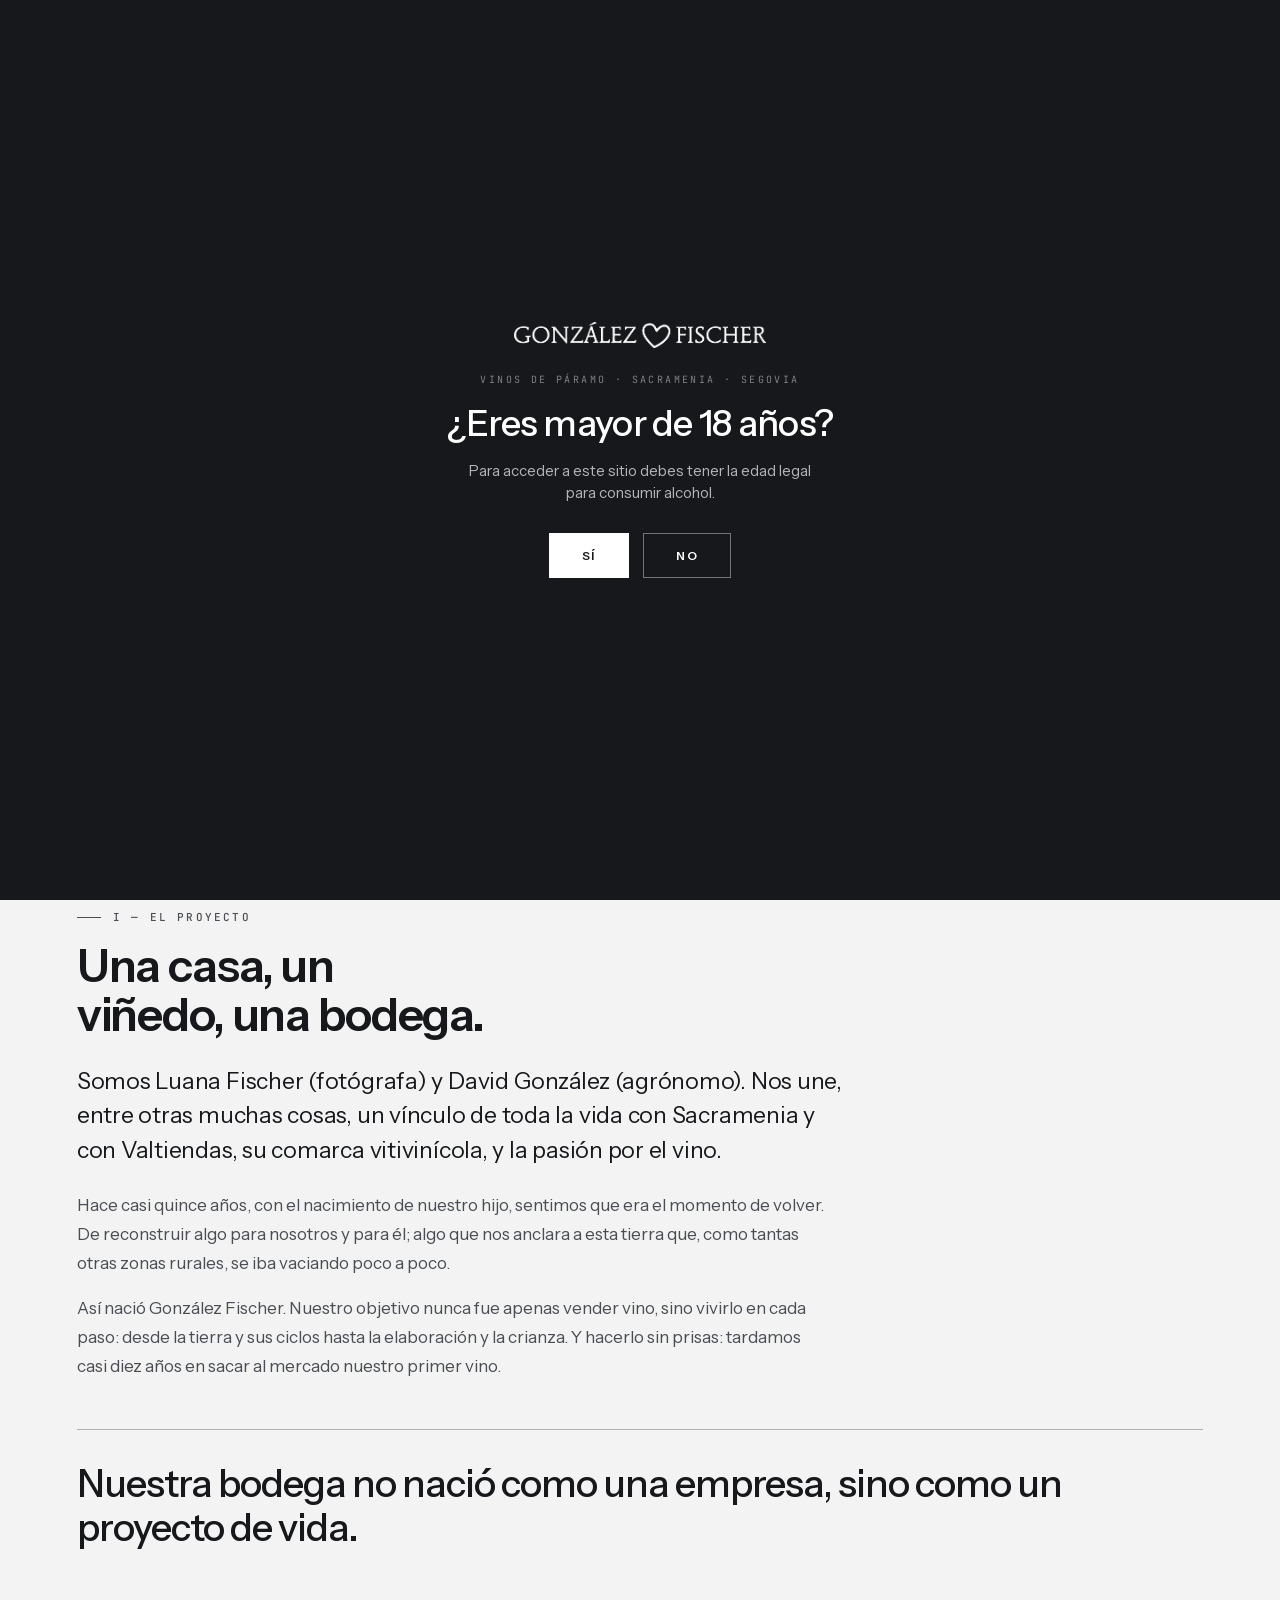
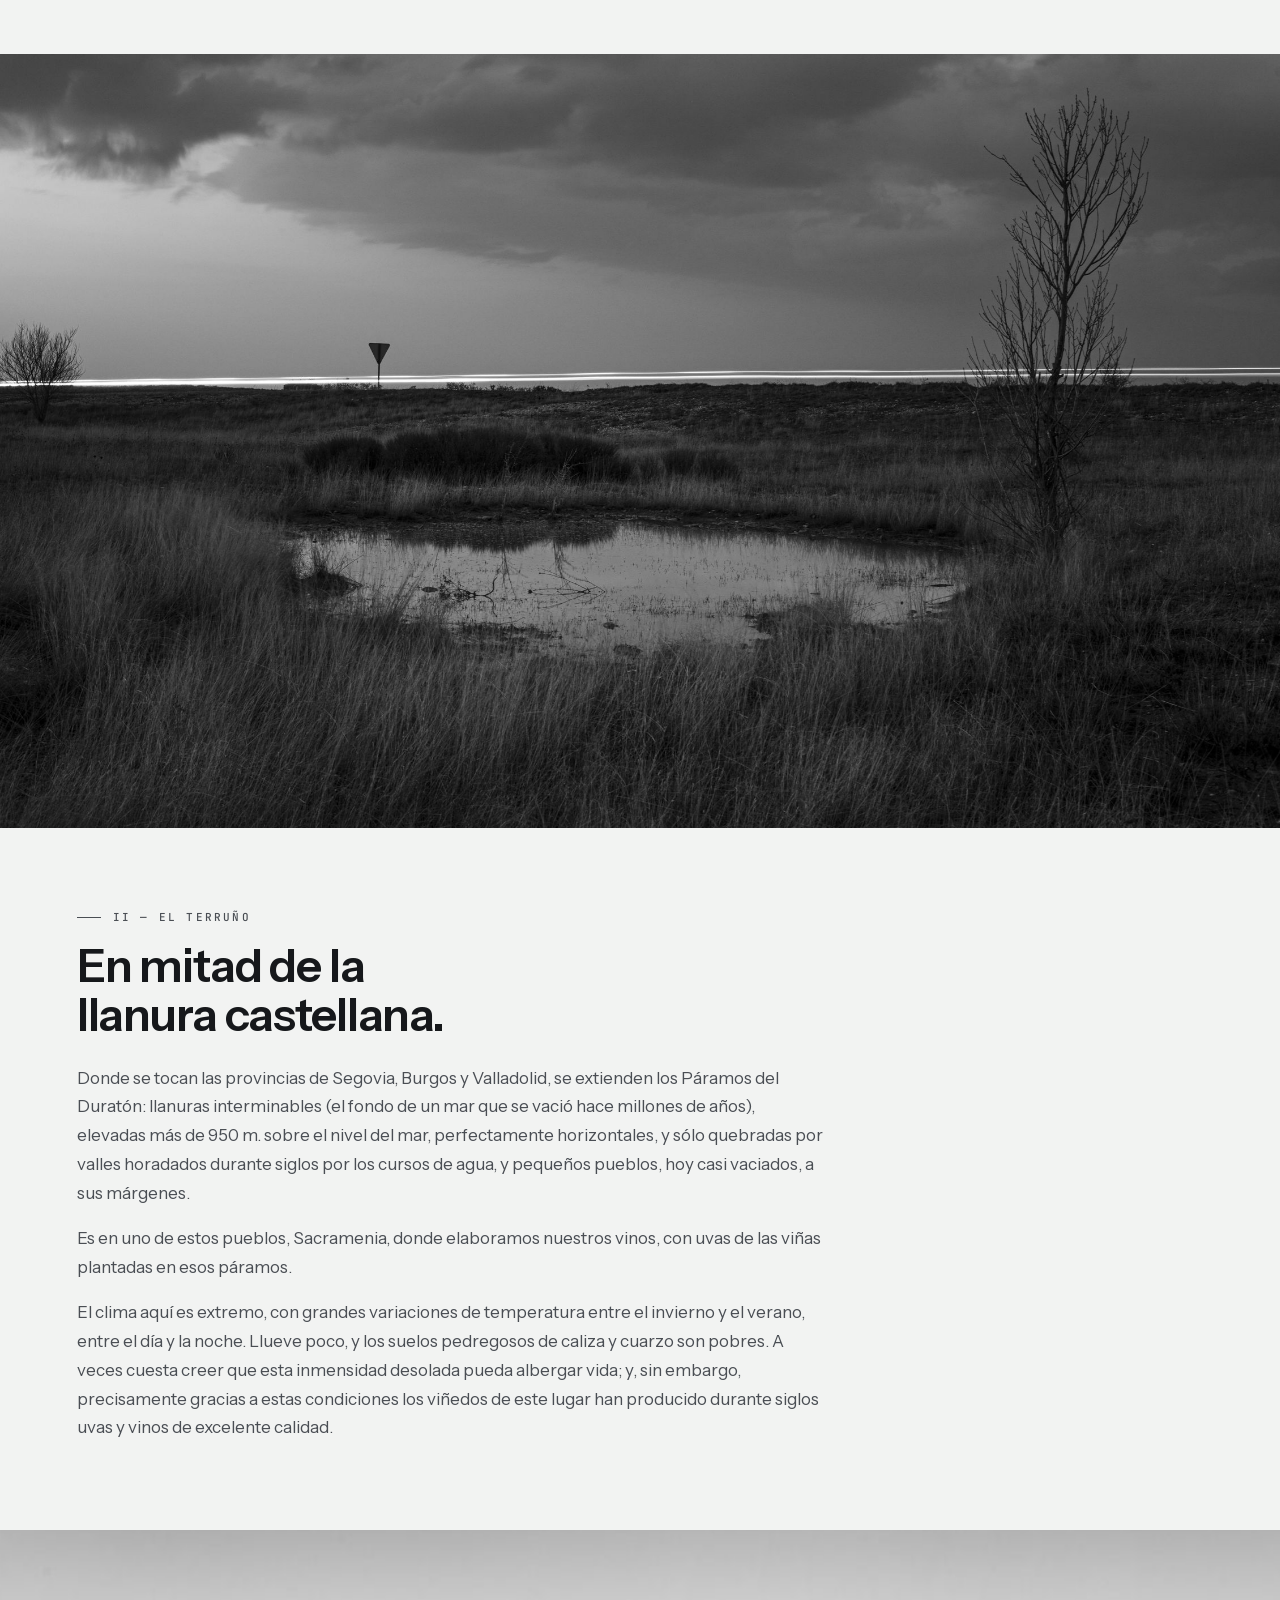
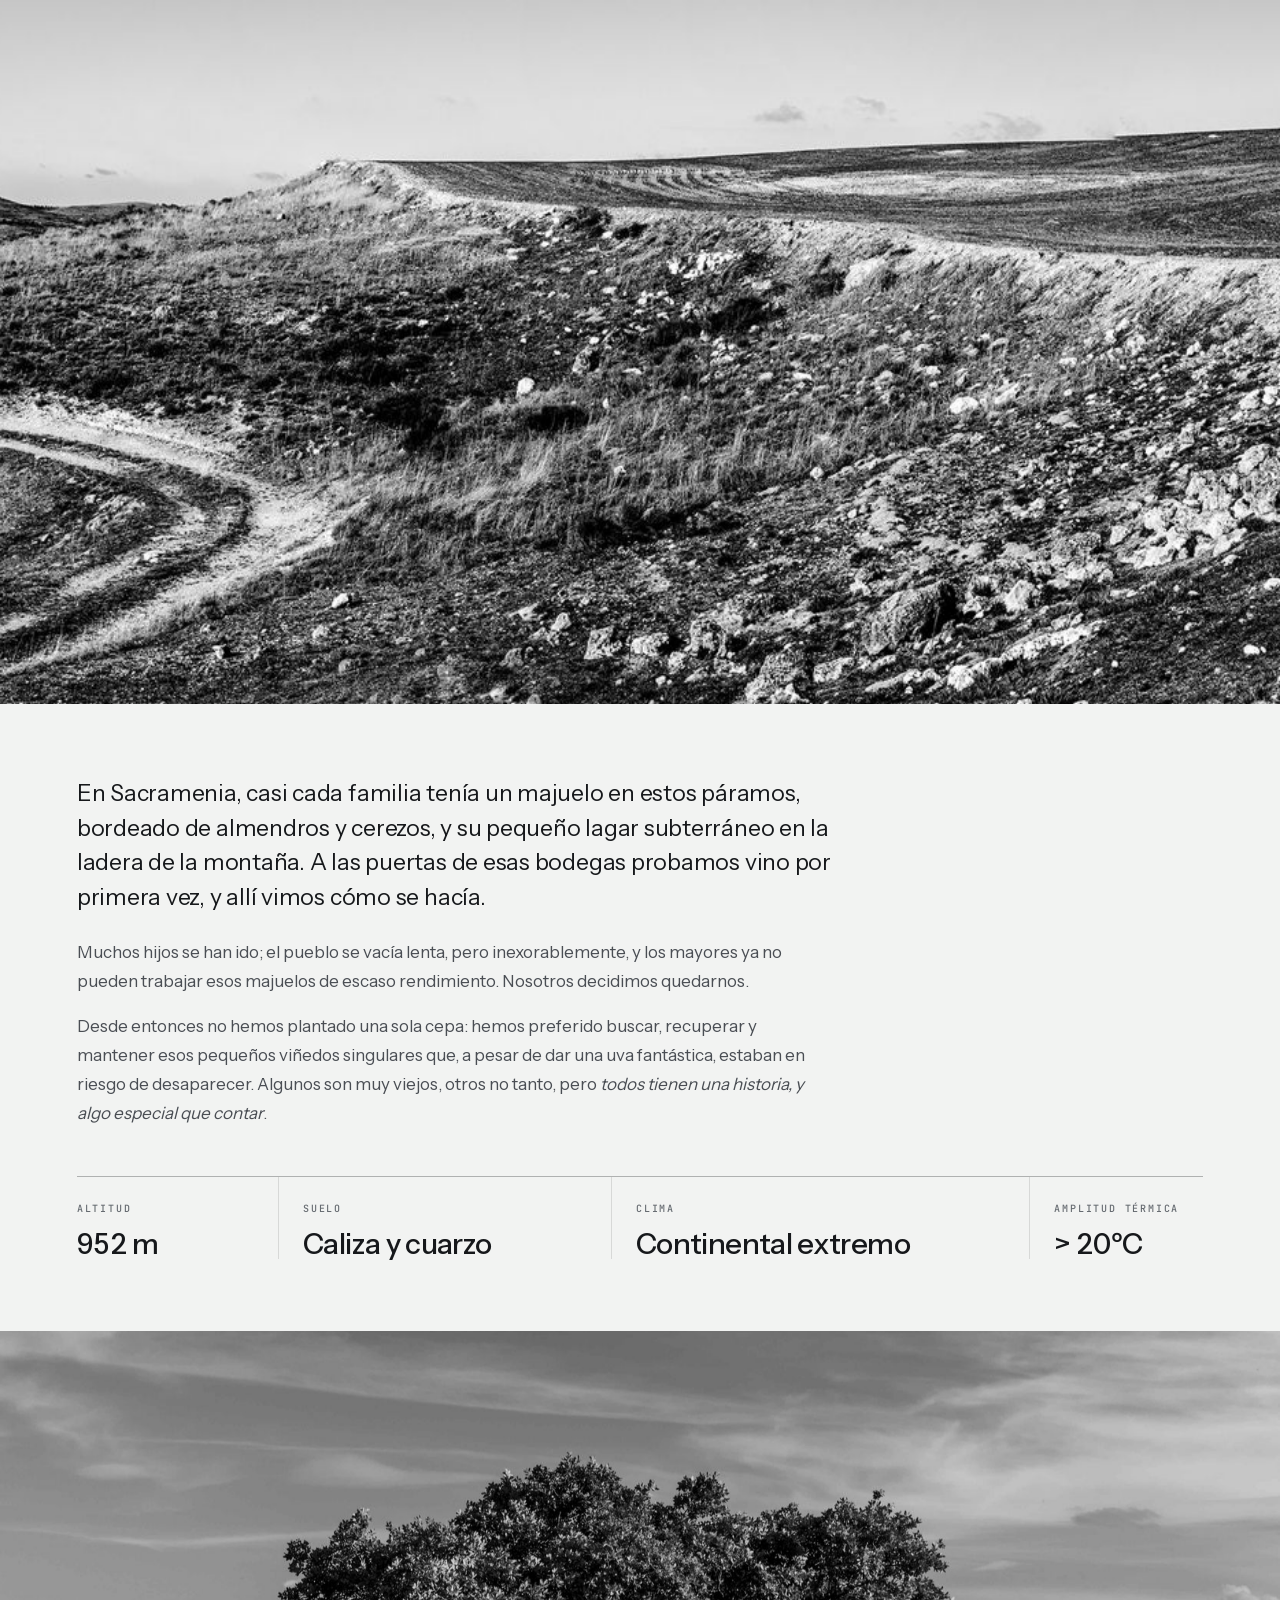
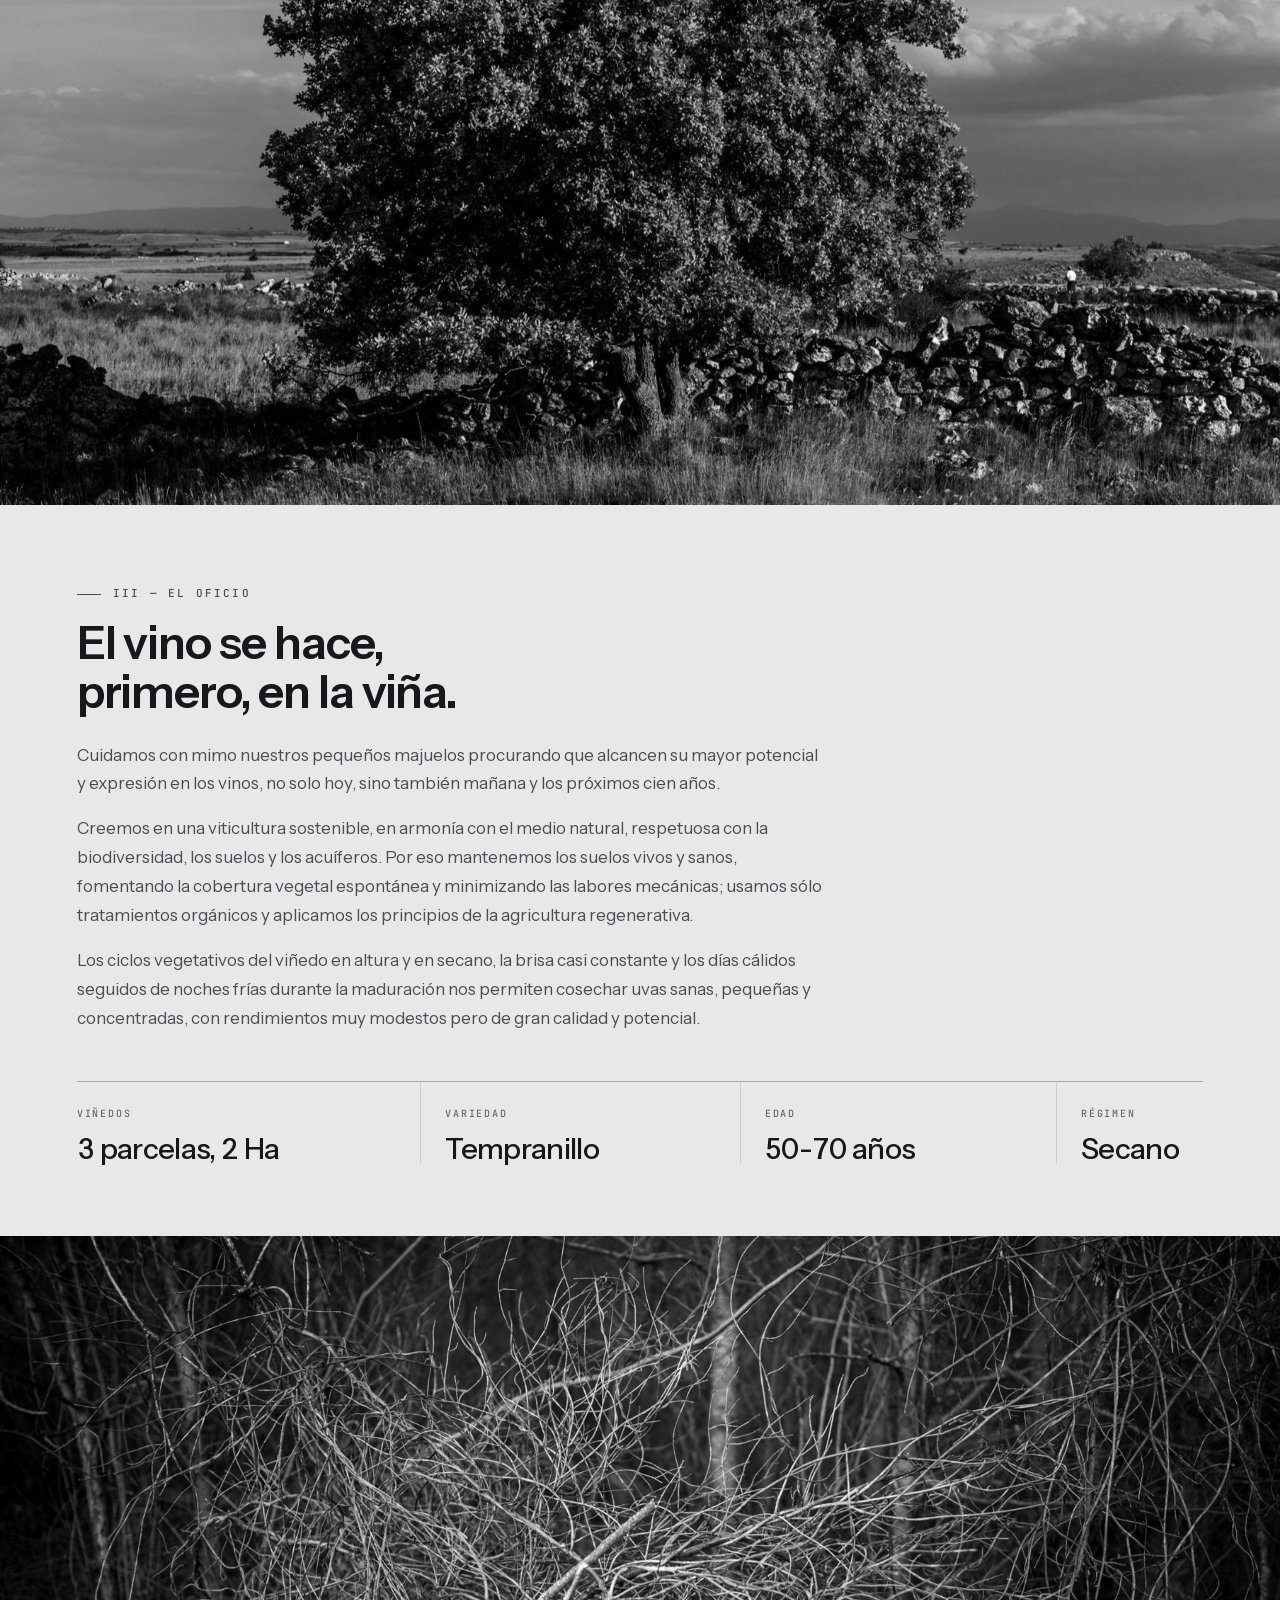
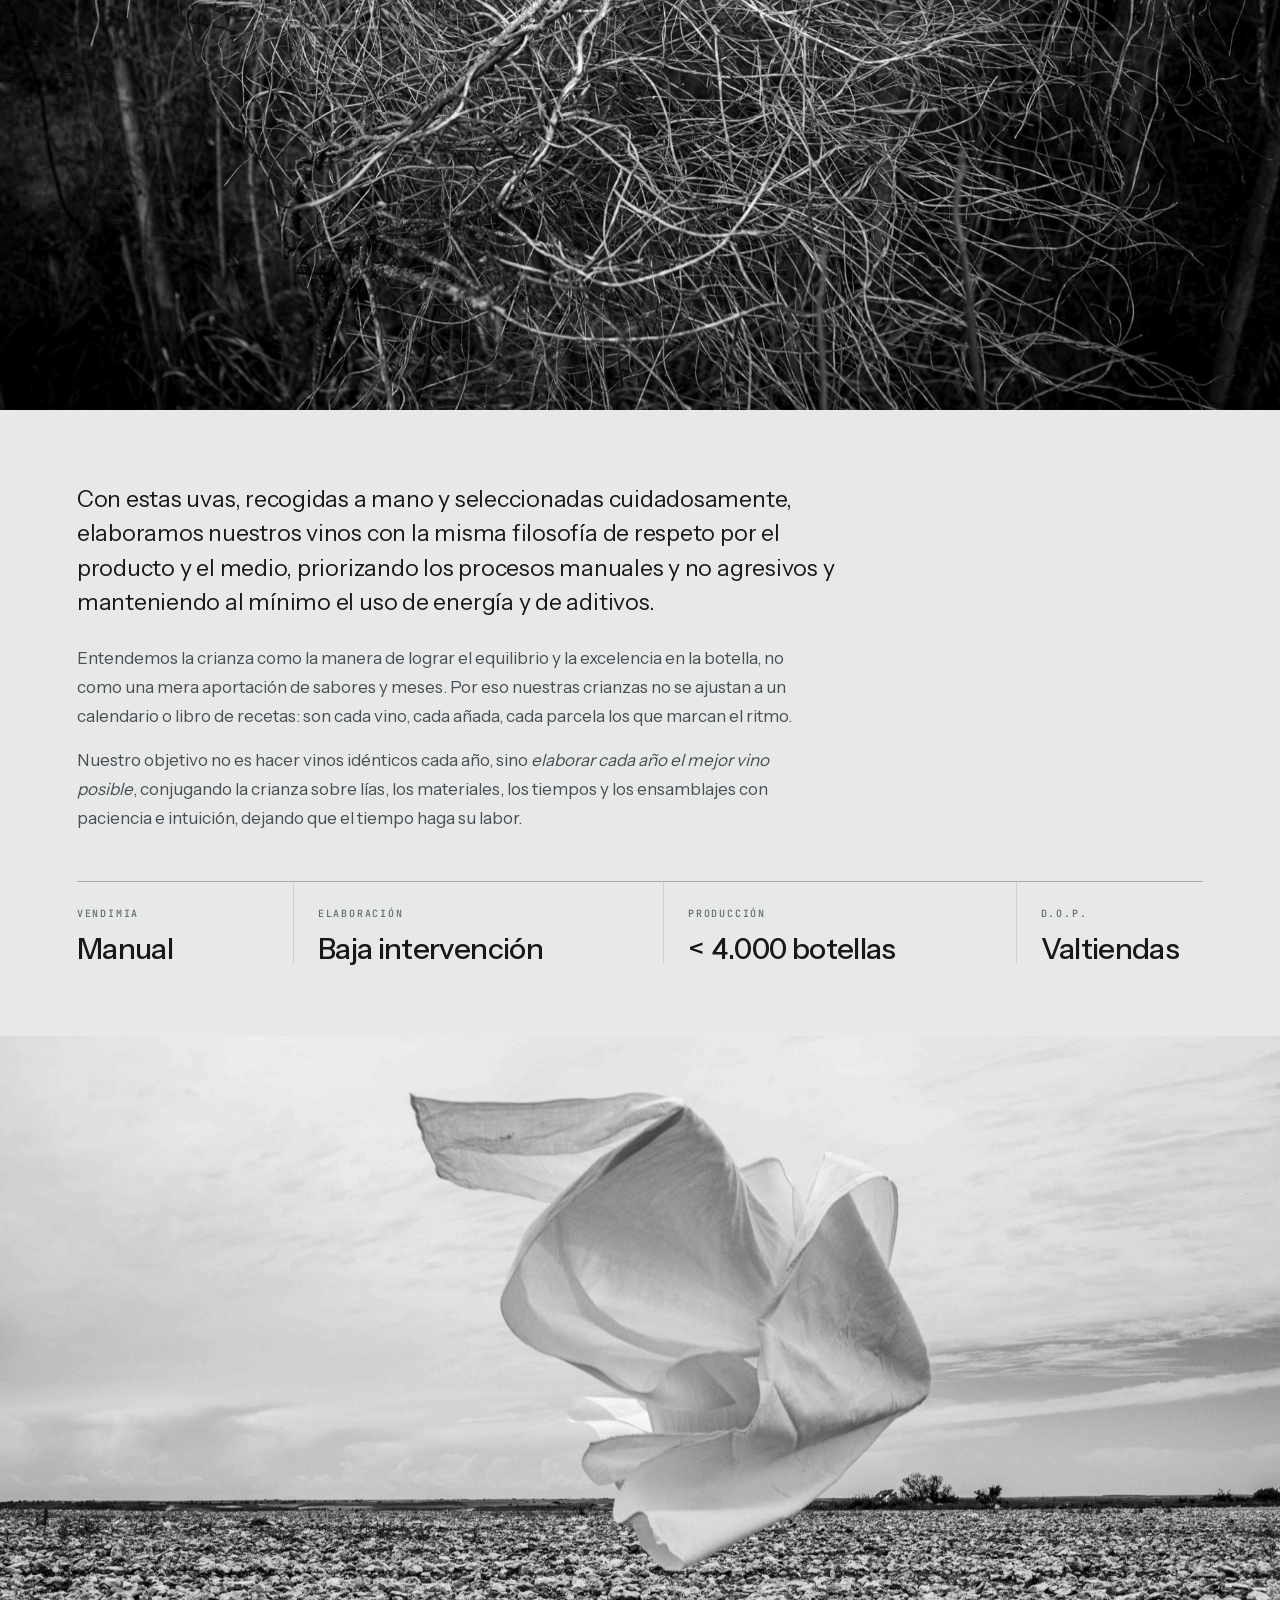
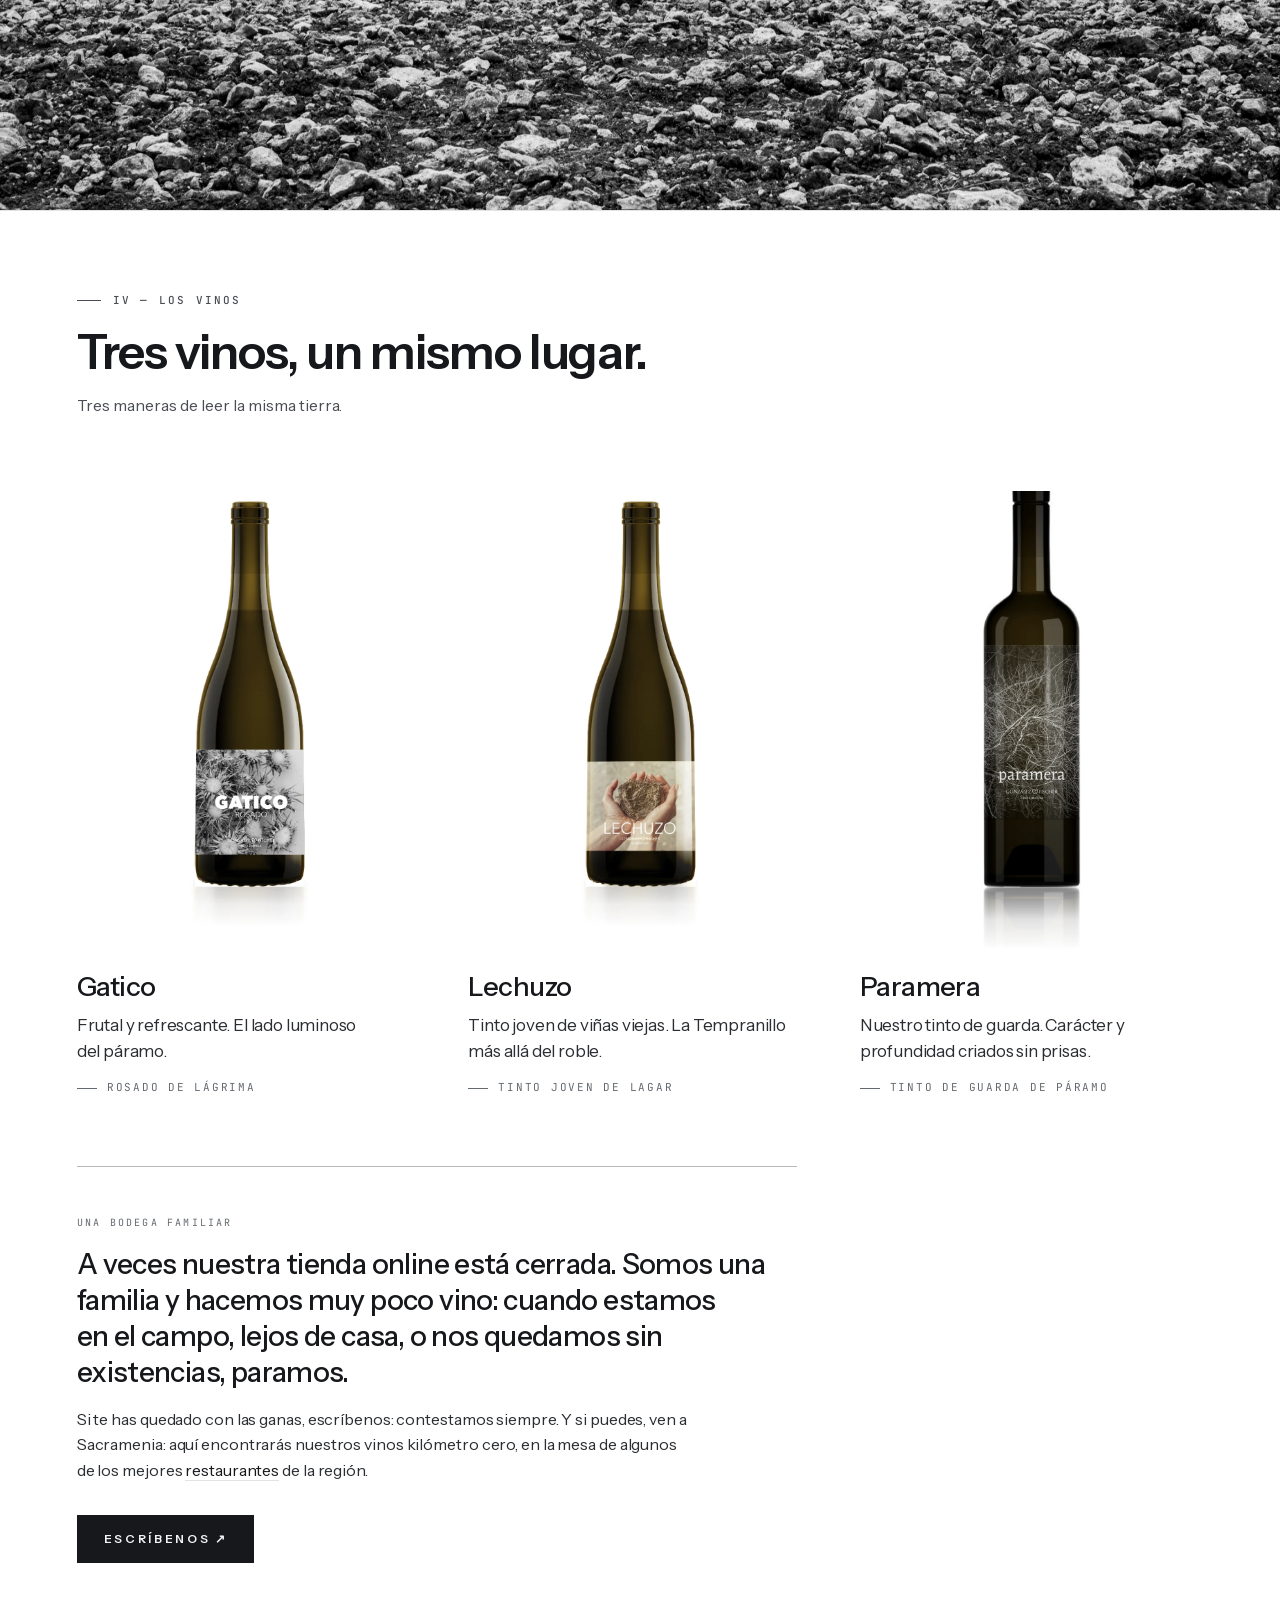
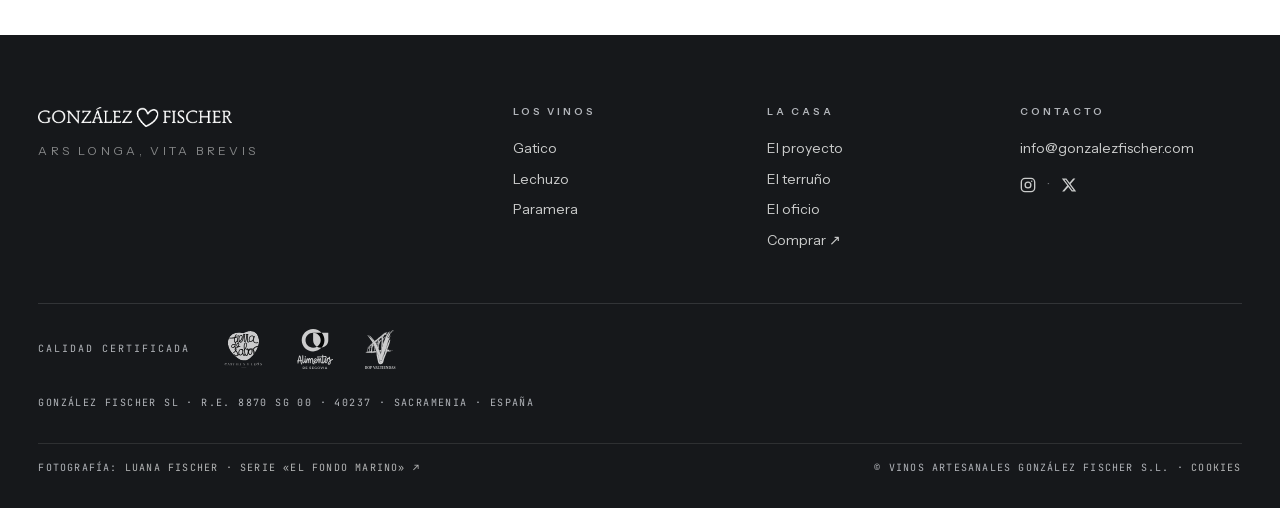
<file: docs/index.html>
<!DOCTYPE html>
<!-- @dsCard group="UI Kit — Website" name="Website kit" subtitle="Marketing site click-through — home, wines, terroir, detail, cart" viewport="1280x820" -->
<html lang="es"><head>
<meta charset="utf-8"><meta name="viewport" content="width=device-width, initial-scale=1">
<title>González Fischer · Vinos de páramo · DOP Valtiendas</title>
<meta name="description" content="Vinos de páramo a 952 m en la DOP Valtiendas. Viñas viejas y singulares recuperadas del abandono, sobre el fondo de un mar que se vació hace millones de años.">
<link rel="icon" type="image/png" sizes="512x512" href="favicon.png">
<link rel="apple-touch-icon" href="apple-touch-icon.png">
<meta property="og:type" content="website">
<meta property="og:site_name" content="González Fischer">
<meta property="og:url" content="https://gonzalezfischer.com/">
<meta property="og:title" content="González Fischer · Vinos de páramo">
<meta property="og:description" content="Viñas viejas recuperadas a 952 m, sobre un antiguo fondo marino. DOP Valtiendas.">
<meta property="og:image" content="https://gonzalezfischer.com/assets/photo-paramo-cliff.jpg">
<meta property="og:locale" content="es_ES">
<meta property="og:locale:alternate" content="en_GB">
<meta name="twitter:card" content="summary_large_image">
<!-- Note: OG URLs are set to the gonzalezfischer.com production domain; they only resolve once DNS points here. -->
<link rel="stylesheet" href="colors_and_type.css">
<style>
  /* Self-hosted Instrument Sans (OFL) — variable upright, weights 400–700.
     Replaces the runtime Google Fonts loader so no visitor IP is sent to Google. */
  @font-face {
    font-family: 'Instrument Sans';
    font-style: normal;
    font-weight: 400 700;
    font-stretch: 100%;
    font-display: swap;
    src: url('assets/fonts/instrument-sans-latin.woff2') format('woff2');
    unicode-range: U+0000-00FF, U+0131, U+0152-0153, U+02BB-02BC, U+02C6, U+02DA, U+02DC, U+0304, U+0308, U+0329, U+2000-206F, U+20AC, U+2122, U+2191, U+2193, U+2212, U+2215, U+FEFF, U+FFFD;
  }
  @font-face {
    font-family: 'Instrument Sans';
    font-style: normal;
    font-weight: 400 700;
    font-stretch: 100%;
    font-display: swap;
    src: url('assets/fonts/instrument-sans-latin-ext.woff2') format('woff2');
    unicode-range: U+0100-02BA, U+02BD-02C5, U+02C7-02CC, U+02CE-02D7, U+02DD-02FF, U+0304, U+0308, U+0329, U+1D00-1DBF, U+1E00-1E9F, U+1EF2-1EFF, U+2020, U+20A0-20AB, U+20AD-20C0, U+2113, U+2C60-2C7F, U+A720-A7FF;
  }
  html, body { background: var(--bg-1); overflow-x: hidden; }
  body { margin: 0; font-family: var(--font-sans); color: var(--fg-1); }
  .vh { position: absolute !important; width: 1px; height: 1px; padding: 0; margin: -1px; overflow: hidden; clip: rect(0,0,0,0); white-space: nowrap; border: 0; }
  /* .vh is only ever a script-managed focus target (e.g. after the age gate closes);
     it's not in the tab order, so suppressing its ring doesn't affect WCAG 2.4.7. */
  .vh:focus { outline: none; }
  /* ---------- Header (overlay over hero, solid on scroll) ---------- */
  .site-header {
    position: fixed; top: 0; left: 0; right: 0; z-index: 50;
    background-color: var(--bg-white);
    border-bottom: 1px solid var(--rule);
    padding: 14px var(--gutter);
    display: flex; align-items: center; justify-content: space-between;
    transition: background-color var(--dur) var(--ease-out), border-color var(--dur) var(--ease-out), padding var(--dur) var(--ease-out);
  }
  /* Over the hero photo: transparent bar, light text, scrim for legibility. Default (no class) is solid white — fails safe. */
  .site-header.over-hero { background-color: transparent; border-bottom-color: transparent; padding-top: 18px; padding-bottom: 18px; }
  .site-header::before { content: ""; position: absolute; inset: 0 0 auto 0; height: 140px; background: linear-gradient(to bottom, rgba(0,0,0,0.34), transparent); pointer-events: none; opacity: 0; transition: opacity var(--dur) var(--ease-out); z-index: -1; }
  .site-header.over-hero::before { opacity: 1; }
  .site-header.over-hero .brand img { filter: invert(1) brightness(2.2); }
  .site-header.over-hero .nav button,
  .site-header.over-hero .nav-shop { color: rgba(255,255,255,0.82); }
  .site-header.over-hero .nav button:hover,
  .site-header.over-hero .nav-shop:hover { color: #fff; }
  .site-header.over-hero .nav button::after,
  .site-header.over-hero .nav-shop::after { background: #fff; }
  .brand { display: flex; align-items: center; gap: 0; cursor: pointer; background: transparent; border: 0; padding: 0; }
  .brand img { height: 20px; width: auto; display: block; }
  .nav { display: flex; gap: 28px; align-items: center; }
  .nav a, .nav button { white-space: nowrap; }
  .nav a, .nav button { font-family: var(--font-sans); font-size: 12px; font-weight: 600; letter-spacing: 0.18em; text-transform: uppercase; color: var(--fg-2); text-decoration: none; border: 0; background: transparent; cursor: pointer; padding: 6px 0; position: relative; transition: color var(--dur-fast) var(--ease-out); }
  .nav a::after, .nav button::after { content: ""; position: absolute; left: 0; right: 0; bottom: 0; height: 1px; background: var(--fg-1); transform: scaleX(0); transform-origin: left; transition: transform var(--dur) var(--ease-out), background var(--dur) var(--ease-out); }
  .nav a:hover, .nav button:hover { color: var(--fg-1); }
  .nav a:hover::after, .nav button:hover::after { transform: scaleX(1); }
  .nav .active { color: var(--fg-1); }
  .nav-shop { border-bottom: 0; display: inline-flex; align-items: center; gap: 4px; }
  .nav-shop span { font-size: 0.9em; }
  /* Language switch */
  .nav .lang { display: inline-flex; align-items: center; gap: 7px; }
  .nav .lang-btn { font-family: var(--font-mono); font-size: 11px; font-weight: 500; letter-spacing: 0.08em; text-transform: uppercase; color: var(--fg-4); cursor: pointer; }
  .nav .lang-btn::after { display: none; }
  .nav .lang-btn:hover, .nav .lang-btn.active { color: var(--fg-1); }
  .nav .lang-sep { color: var(--fg-4); opacity: 0.5; font-size: 11px; }
  .site-header.over-hero .nav .lang-btn { color: rgba(255,255,255,0.5); }
  .site-header.over-hero .nav .lang-btn:hover,
  .site-header.over-hero .nav .lang-btn.active { color: #fff; }
  .site-header.over-hero .nav .lang-sep { color: rgba(255,255,255,0.4); }
  /* Non-home views have no hero — offset content below the fixed header */
  .view:not(.long-form) { padding-top: 64px; }
  /* Anchored sections clear the fixed header when scrolled to */
  #proyecto, #terruno, #vino, #wines { scroll-margin-top: 72px; }
  /* Shop side (wines, cart, detail) shares one brighter surface, distinct from the editorial story */
  .shop { background: var(--bg-white); min-height: 100vh; }

  /* ---------- Page & hero ---------- */
  main { min-height: 70vh; }
  .hero { position: relative; height: min(92vh, 900px); overflow: hidden; background: var(--bg-dark); }
  .hero img { position: absolute; inset: -10% 0; width: 100%; height: 120%; object-fit: cover; object-position: center 55%; will-change: transform; }
  .hero-lockup { position: absolute; left: 50%; bottom: 20%; transform: translateX(-50%); display: flex; flex-direction: column; align-items: center; gap: 14px; }
  .hero .tag { font-family: var(--font-sans); font-style: normal; font-weight: 500; text-transform: uppercase; font-size: clamp(16px, 2.2vw, 28px); color: var(--fg-inv); letter-spacing: 0.34em; text-indent: 0.34em; text-shadow: 0 1px 24px rgba(0,0,0,0.4); white-space: nowrap; }
  .hero-kicker { font-family: var(--font-sans); font-weight: 500; text-transform: uppercase; font-size: clamp(9px, 1vw, 11px); letter-spacing: 0.3em; text-indent: 0.3em; color: rgba(255,255,255,0.72); text-shadow: 0 1px 18px rgba(0,0,0,0.45); white-space: nowrap; }
  .hero .chev { position: absolute; left: 50%; bottom: 9%; transform: translateX(-50%); color: var(--fg-inv); font-size: 22px; opacity: 0.85; animation: bounce 2.4s var(--ease-in-out) infinite; }
  @keyframes fadeUp { from { opacity: 0; transform: translate(-50%, 8px); } to { opacity: 1; transform: translate(-50%, 0); } }
  @keyframes fadeIn { to { opacity: 1; } }
  @keyframes bounce { 0%,100% { transform: translate(-50%, 0); } 50% { transform: translate(-50%, 6px); } }

  /* ---------- Sections ---------- */
  section { padding: var(--space-9) var(--gutter); }
  section.tight { padding: var(--space-8) var(--gutter); }
  .container { max-width: var(--container); margin: 0 auto; }
  .narrow { max-width: 760px; margin: 0 auto; }

  .eyebrow-line { display: flex; align-items: center; gap: 14px; font-family: var(--font-sans); font-size: 11px; font-weight: 600; letter-spacing: 0.32em; text-transform: uppercase; color: var(--fg-2); margin-bottom: var(--space-6); }
  .eyebrow-line::before { content: ""; width: 28px; height: 1px; background: var(--fg-2); display: inline-block; }

  .prose h2 { font-family: var(--font-sans); font-weight: 600; font-size: clamp(30px, 3.6vw, 46px); line-height: 1.06; margin: 0 0 var(--space-5); letter-spacing: -0.025em; }
  .prose p { font-family: var(--font-sans); font-size: 17px; line-height: 1.7; color: var(--fg-3); max-width: 56ch; margin: 0 0 var(--space-4); }
  .prose .lead { font-family: var(--font-sans); font-style: normal; font-weight: 400; font-size: clamp(20px, 2.1vw, 26px); line-height: 1.45; letter-spacing: -0.012em; color: var(--fg-2); max-width: 54ch; margin-bottom: var(--space-6); }

  /* ---------- Wine grid ---------- */
  .wines { display: grid; grid-template-columns: repeat(3, 1fr); gap: var(--space-7) var(--space-6); }
  .wine { display: flex; flex-direction: column; cursor: pointer; text-align: left; background: transparent; border: 0; padding: 0; color: inherit; }
  .wine .ph { aspect-ratio: 3/4; background: #fff; overflow: hidden; position: relative; margin-bottom: var(--space-4); }
  .wine .ph img { width: 100%; height: 100%; object-fit: contain; object-position: center; transition: transform 1.2s var(--ease-out); padding: 0; display:block; }
  .wine:hover .ph img { transform: scale(1.02); }
  /* Wine names as brand references — system sans, Title Case, never label mimicry */
  .wine .name { font-family: var(--font-sans); font-weight: 500; font-style: normal; font-size: 26px; line-height: 1.05; letter-spacing: -0.018em; color: var(--fg-1); margin-bottom: 4px; }
  .wine .meta { font-family: var(--font-mono); font-size: 11px; text-transform: uppercase; letter-spacing: 0.16em; color: var(--fg-4); }

  /* ---------- Two-column feature ---------- */
  .feature { display: grid; grid-template-columns: 5fr 6fr; gap: var(--space-8); align-items: center; }
  .feature .photo { aspect-ratio: 4/5; background: var(--bg-2); overflow: hidden; }
  .feature .photo img { width: 100%; height: 100%; object-fit: cover; object-position: center 55%; filter: grayscale(1) contrast(1.02); }
  @media (max-width: 800px) { .feature { grid-template-columns: 1fr; } .wines { grid-template-columns: 1fr; } .nav { gap: 14px; } }

  /* ---------- Buttons ---------- */
  .btn { display: inline-flex; align-items: center; gap: 10px; padding: 13px 26px; font-family: var(--font-sans); font-size: 12px; font-weight: 600; letter-spacing: 0.22em; text-transform: uppercase; text-decoration: none; border: 1px solid var(--fg-1); background: transparent; color: var(--fg-1); cursor: pointer; border-radius: 0; transition: all var(--dur-fast) var(--ease-out); }
  .btn:hover { background: var(--fg-1); color: var(--bg-1); }
  .btn--primary { background: var(--fg-1); color: var(--bg-1); }
  .btn--primary:hover { background: var(--gf-ink-soft); border-color: var(--gf-ink-soft); }
  .btn--wine { background: var(--accent); color: var(--fg-inv); border-color: var(--accent); }
  .btn--wine:hover { background: var(--accent-hover); border-color: var(--accent-hover); }

  /* ---------- Footer ---------- */
  footer { background: var(--bg-dark); color: var(--fg-inv); padding: var(--space-8) var(--gutter) var(--space-6); }
  footer .inner { display: grid; grid-template-columns: 2fr 1fr 1fr 1fr; gap: var(--space-6); max-width: var(--container); margin: 0 auto; }
  footer h2 { font-family: var(--font-sans); font-size: 10px; font-weight: 600; letter-spacing: 0.28em; text-transform: uppercase; color: var(--fg-5); margin: 0 0 var(--space-4); }
  footer a { color: var(--fg-inv); font-size: 14px; border: 0; display: block; padding: 4px 0; opacity: 0.82; }
  footer a:hover { opacity: 1; color: var(--fg-inv); }
  footer .wm { font-family: var(--font-sans); font-weight: 600; font-size: 20px; letter-spacing: -0.01em; }
  footer .tag { font-family: var(--font-sans); font-style: normal; text-transform: uppercase; font-size: 12px; letter-spacing: 0.28em; color: var(--fg-inv); opacity: 0.5; margin-top: var(--space-4); }
  footer .meta { font-family: var(--font-mono); font-size: 10px; letter-spacing: 0.12em; text-transform: uppercase; color: var(--fg-5); margin-top: var(--space-6); padding-top: var(--space-4); border-top: 1px solid rgba(255,255,255,0.1); max-width: var(--container); margin-left:auto;margin-right:auto; display: flex; justify-content: space-between; }
  /* Certification seals (Alimentos de Segovia, Tierra de Sabor, D.O.P. Valtiendas) */
  footer .seals { display: flex; align-items: center; gap: var(--space-5) var(--space-6); flex-wrap: wrap; max-width: var(--container); margin: var(--space-7) auto 0; padding-top: var(--space-5); border-top: 1px solid rgba(255,255,255,0.12); }
  footer .seals-label { font-family: var(--font-mono); font-size: 10px; letter-spacing: 0.2em; text-transform: uppercase; color: var(--fg-5); }
  footer .seals-row { display: flex; align-items: center; gap: var(--space-6); flex-wrap: wrap; }
  footer .seal { display: inline-flex; align-items: center; padding: 0; opacity: 1; }
  footer .seal img { height: 40px; width: auto; display: block; opacity: 0.78; transition: opacity .2s ease; }
  footer .seal:hover img { opacity: 1; }
  footer .seal--ts img { height: 43px; }
  footer .seal--dop img { height: 39px; }
  footer .reg { max-width: var(--container); margin: var(--space-5) auto 0; font-family: var(--font-mono); font-size: 10px; letter-spacing: 0.14em; text-transform: uppercase; color: var(--fg-5); }
  footer .meta a { display: inline; padding: 0; font-size: inherit; letter-spacing: inherit; color: var(--fg-inv); opacity: 0.72; }
  footer .meta a:hover { opacity: 1; color: var(--fg-inv); }
  .cookies-link { font: inherit; letter-spacing: inherit; text-transform: inherit; background: transparent; border: 0; padding: 0; margin: 0; color: var(--fg-inv); opacity: 0.72; cursor: pointer; }
  .cookies-link:hover { opacity: 1; }
  footer .socials { display: flex; align-items: center; gap: 12px; margin-top: 8px; }
  footer .social { display: inline-flex; align-items: center; padding: 0; transition: opacity .2s ease; }
  footer .social svg { width: 16px; height: 16px; flex: 0 0 auto; }
  footer .socials .dot { color: var(--fg-5); opacity: 0.6; }
  footer .seal-text { font-family: var(--font-mono); font-size: 11px; letter-spacing: 0.14em; text-transform: uppercase; color: var(--fg-inv); opacity: 0.72; }

  /* ---------- Wine detail ---------- */
  .detail { display: grid; grid-template-columns: 1fr 1fr; gap: var(--space-8); padding: var(--space-8) var(--gutter); max-width: var(--container); margin: 0 auto; align-items: start; }
  .detail .photo { aspect-ratio: 4/5; background: #fff; overflow: hidden; position: sticky; top: 90px; }
  .detail .photo img { width: 100%; height: 100%; object-fit: contain; object-position: center; display:block; }
  .detail .info { padding-top: var(--space-4); }
  .detail .title { font-family: var(--font-sans); font-weight: 600; font-size: clamp(40px, 5.4vw, 68px); line-height: 0.98; letter-spacing: -0.032em; margin: 0; }
  .detail .subtitle { font-family: var(--font-sans); font-size: 12px; font-weight: 600; letter-spacing: 0.28em; text-transform: uppercase; color: var(--fg-3); margin: var(--space-4) 0 var(--space-6); }
  .detail .note { font-family: var(--font-sans); font-style: normal; font-size: 20px; line-height: 1.45; letter-spacing: -0.012em; color: var(--fg-2); margin: 0 0 var(--space-6); max-width: 46ch; }
  .detail dl { display: grid; grid-template-columns: 40% 60%; gap: 14px 18px; border-top: 1px solid var(--rule-strong); padding-top: var(--space-5); margin: 0 0 var(--space-7); }
  .detail dt { font-family: var(--font-sans); font-size: 11px; font-weight: 600; letter-spacing: 0.2em; text-transform: uppercase; color: var(--fg-4); margin: 0; }
  .detail dd { font-family: var(--font-sans); font-weight: 500; font-size: 16px; color: var(--fg-1); margin: 0; }
  .detail .price-row { display: flex; align-items: baseline; justify-content: space-between; margin: var(--space-5) 0; padding-top: var(--space-5); border-top: 1px solid var(--rule); }
  .detail .price { font-family: var(--font-sans); font-weight: 600; font-size: 28px; letter-spacing: -0.02em; font-variant-numeric: tabular-nums; color: var(--fg-1); }
  .detail .price-row .per { font-family: var(--font-mono); font-size: 11px; letter-spacing: 0.12em; text-transform: uppercase; color: var(--fg-4); }
  .back-link { font-family: var(--font-sans); font-size: 11px; font-weight: 600; letter-spacing: 0.22em; text-transform: uppercase; color: var(--fg-2); cursor: pointer; background: transparent; border: 0; padding: 0; margin-bottom: var(--space-5); display: inline-flex; align-items: center; gap: 8px; }
  .back-link:hover { color: var(--fg-1); }
  /* Detail prose blocks (elaboración / cata / maridaje) */
  .detail-section { margin: 0 0 var(--space-5); max-width: 48ch; }
  .detail-section h2 { font-family: var(--font-mono); font-size: 10px; font-weight: 500; letter-spacing: 0.2em; text-transform: uppercase; color: var(--fg-4); margin: 0 0 10px; }
  .detail-section p { font-family: var(--font-sans); font-size: 16px; line-height: 1.6; letter-spacing: -0.006em; color: var(--fg-2); margin: 0; }
  /* In-place switch to the other wines (no trip back home) */
  .detail .more { grid-column: 1 / -1; border-top: 1px solid var(--rule-strong); margin-top: var(--space-6); padding-top: var(--space-6); }
  .detail .more > h2 { font-family: var(--font-mono); font-size: 10px; font-weight: 500; letter-spacing: 0.2em; text-transform: uppercase; color: var(--fg-4); margin: 0 0 var(--space-5); }
  .more-grid { display: grid; grid-template-columns: repeat(2, 1fr); gap: var(--space-5); }
  .more-wine { display: flex; align-items: center; gap: 18px; text-align: left; background: transparent; border: 0; padding: 0; cursor: pointer; }
  .more-ph { flex: 0 0 auto; width: 64px; aspect-ratio: 3/4; background: #fff; overflow: hidden; display: block; }
  .more-ph img { width: 100%; height: 100%; object-fit: contain; display: block; }
  .more-txt { display: flex; flex-direction: column; gap: 4px; }
  .more-name { font-family: var(--font-sans); font-weight: 600; font-size: 19px; letter-spacing: -0.02em; color: var(--fg-1); }
  .more-wine:hover .more-name { text-decoration: underline; text-underline-offset: 3px; }
  .more-kind { font-family: var(--font-mono); font-size: 10px; letter-spacing: 0.16em; text-transform: uppercase; color: var(--fg-4); }
  @media (max-width: 800px) {
    .detail { grid-template-columns: 1fr; }
    /* Let the header lines (back/kind/title/hook) sit ABOVE the bottle on mobile:
       dissolve .info so its head/body become grid items, then order around the photo. */
    .detail .info { display: contents; }
    .detail-head { order: 1; }
    .detail .photo { position: static; order: 2; margin: -30px 0; }
    .detail-body { order: 3; }
    .detail .more { order: 4; }
    .more-grid { grid-template-columns: 1fr; }
  }

  /* ---------- Cart ---------- */
  .cart-view { max-width: 820px; margin: 0 auto; padding: var(--space-8) var(--gutter); }
  .cart-view h1 { font-family: var(--font-sans); font-weight: 600; font-size: clamp(38px, 4.6vw, 58px); line-height: 1; letter-spacing: -0.03em; margin: 0 0 var(--space-6); }
  .cart-item { display: grid; grid-template-columns: 80px 1fr auto; gap: var(--space-5); padding: var(--space-5) 0; border-top: 1px solid var(--rule); align-items: center; }
  .cart-item:last-of-type { border-bottom: 1px solid var(--rule); }
  .cart-item .thumb { aspect-ratio: 3/4; background: var(--bg-3); overflow: hidden; }
  .cart-item .thumb img { width: 100%; height: 100%; object-fit: cover; filter: grayscale(1); }
  .cart-item .t { font-family: var(--font-sans); font-weight: 500; font-size: 19px; letter-spacing: -0.015em; margin: 0; }
  .cart-item .m { font-family: var(--font-mono); font-size: 11px; letter-spacing: 0.12em; text-transform: uppercase; color: var(--fg-4); margin: 4px 0 0; }
  .qty { display: inline-flex; align-items: center; border: 1px solid var(--rule-strong); }
  .qty button { background: transparent; border: 0; width: 32px; height: 32px; cursor: pointer; font-family: var(--font-sans); font-size: 18px; color: var(--fg-1); }
  .qty button:hover { background: var(--bg-3); }
  .qty span { display: inline-flex; align-items: center; justify-content: center; min-width: 32px; height: 32px; font-family: var(--font-mono); font-size: 13px; border-left: 1px solid var(--rule); border-right: 1px solid var(--rule); padding: 0 8px; }
  .cart-empty { text-align: center; padding: var(--space-8) 0; color: var(--fg-3); font-family: var(--font-sans); font-style: normal; font-size: 20px; }
  .totals { display: flex; justify-content: space-between; align-items: baseline; padding: var(--space-6) 0; font-family: var(--font-sans); }
  .totals .label { font-family: var(--font-sans); font-size: 12px; font-weight: 600; letter-spacing: 0.22em; text-transform: uppercase; color: var(--fg-3); }
  .totals .amount { font-family: var(--font-sans); font-weight: 600; font-size: 28px; letter-spacing: -0.02em; font-variant-numeric: tabular-nums; }

  /* ---------- Route handling ---------- */
  .view { display: none; }
  .view.active { display: block; }

  /* ---------- Home: feature / terruño ---------- */
  .terruno-photo { background: var(--bg-dark); height: min(60vh, 560px); overflow: hidden; }
  .terruno-photo img { width: 100%; height: 100%; object-fit: cover; object-position: center 55%; filter: grayscale(1) contrast(1.03); }

  /* ---------- Scrollytelling devices ---------- */
  /* Section marker — a small eyebrow (numeral + name) sitting above the h2 */
  .chapter { display: inline-flex; align-items: center; gap: 12px; font-family: var(--font-mono); font-size: 11px; font-weight: 500; letter-spacing: 0.2em; text-transform: uppercase; color: var(--fg-3); margin: 0 0 var(--space-4); }
  .chapter::before { content: ""; width: 24px; height: 1px; background: var(--fg-3); display: inline-block; }

  /* Drop caps removed in the rationalist system — opening paragraphs read flat */
  .prose .dropcap::first-letter { font-size: inherit; float: none; padding: 0; }

  /* Asymmetric two-column section: wide prose, offset photo */
  .split { display: grid; grid-template-columns: 7fr 5fr; gap: var(--space-8); align-items: start; }
  .split.reverse { grid-template-columns: 5fr 7fr; }
  .split .media { aspect-ratio: 3/4; background: var(--bg-2); overflow: hidden; position: relative; }
  .split .media.wide { aspect-ratio: 4/3; }
  .split .media img { width: 100%; height: 100%; object-fit: cover; filter: grayscale(1) contrast(1.02); }
  .split .media figcaption { font-family: var(--font-mono); font-size: 10px; letter-spacing: 0.22em; text-transform: uppercase; color: var(--fg-4); margin-top: 12px; display: block; }
  @media (max-width: 880px) { .split, .split.reverse { grid-template-columns: 1fr; gap: var(--space-6); } }

  /* Full-bleed landscape with caption (parallax) */
  .full-bleed { position: relative; margin: 0; background: var(--bg-dark); overflow: hidden; height: min(86vh, 860px); }
  .full-bleed img { position: absolute; inset: -11% 0; width: 100%; height: 122%; object-fit: cover; will-change: transform; }
  .full-bleed figcaption { position: absolute; left: var(--gutter); bottom: var(--space-5); color: var(--fg-inv); font-family: var(--font-sans); font-style: normal; font-weight: 400; font-size: clamp(17px, 1.8vw, 24px); letter-spacing: -0.012em; line-height: 1.3; max-width: 44ch; text-shadow: 0 1px 20px rgba(0,0,0,0.4); }
  .full-bleed figcaption .src { display: block; font-family: var(--font-mono); font-style: normal; font-size: 10px; letter-spacing: 0.22em; text-transform: uppercase; color: rgba(255,255,255,0.65); margin-top: 10px; }

  /* Pull quote band — centered, italic serif, on paper-2 */
  .pull-quote { background: var(--bg-2); padding: var(--space-9) var(--gutter); }
  .pull-quote blockquote { max-width: 880px; margin: 0 auto; padding: 0; border: 0; font-family: var(--font-sans); font-style: normal; font-weight: 400; font-size: clamp(26px, 3vw, 40px); letter-spacing: -0.024em; line-height: 1.3; color: var(--fg-1); text-align: center; letter-spacing: -0.005em; }
  .pull-quote blockquote::before, .pull-quote blockquote::after { content: ""; display: block; width: 48px; height: 1px; background: var(--fg-3); margin: 0 auto var(--space-6); }
  .pull-quote blockquote::after { margin: var(--space-6) auto 0; }
  .pull-quote cite { display: block; font-family: var(--font-sans); font-style: normal; font-size: 11px; font-weight: 600; letter-spacing: 0.28em; text-transform: uppercase; color: var(--fg-3); text-align: center; margin-top: var(--space-3); }

  /* Photo strip: two images side by side, different heights */
  .strip { display: grid; grid-template-columns: 1fr 1fr; gap: var(--space-5); align-items: end; }
  .strip .media { aspect-ratio: 3/4; background: var(--bg-2); overflow: hidden; }
  .strip .media.tall { aspect-ratio: 3/5; }
  .strip .media img { width: 100%; height: 100%; object-fit: cover; filter: grayscale(1) contrast(1.02); }
  @media (max-width: 720px) { .strip { grid-template-columns: 1fr; } }

  /* Postage-stamp inline photo (indent inside prose) */
  .inset-photo { float: right; width: 44%; margin: 0 0 var(--space-5) var(--space-6); aspect-ratio: 4/5; background: var(--bg-2); overflow: hidden; }
  .inset-photo img { width: 100%; height: 100%; object-fit: cover; filter: grayscale(1) contrast(1.02); }
  @media (max-width: 720px) { .inset-photo { float: none; width: 100%; margin: 0 0 var(--space-5); } }

  /* Wine trio at end of scroll — cards with prose, not just grid */
  .wine-trio { display: grid; grid-template-columns: repeat(3, 1fr); gap: var(--space-7); }
  .wine-trio .item { display: flex; flex-direction: column; cursor: pointer; background: transparent; border: 0; padding: 0; text-align: left; color: inherit; }
  .wine-trio .ph { aspect-ratio: 3/4; background: #fff; overflow: hidden; position: relative; margin-bottom: var(--space-5); }
  .wine-trio .ph img { width: 100%; height: 100%; object-fit: contain; transition: transform 1.2s var(--ease-out); }
  /* Shrink all three equally (anchored to the top) to leave air at the bottom, so Paramera's long reflection isn't clipped — relative sizes and baseline alignment are preserved */
  .wine-trio .ph img { transform: scale(0.95); transform-origin: 50% 0%; }
  .wine-trio .item:hover .ph img { transform: scale(0.97); transform-origin: 50% 0%; }
  /* Paramera is a slim Bordeaux bottle photographed smaller in-frame; scale up (base bakes in the 0.95 above) so the three read as one size and its base aligns */
  .wine-trio .item[data-detail="paramera"] .ph img { transform: translateY(-1.74%) scale(1.045); transform-origin: 50% 50%; }
  .wine-trio .item[data-detail="paramera"]:hover .ph img { transform: translateY(-1.74%) scale(1.066); transform-origin: 50% 50%; }
  .wine-trio .name { font-family: var(--font-sans); font-weight: 500; font-size: 27px; line-height: 1.05; letter-spacing: -0.02em; color: var(--fg-1); margin: 0 0 var(--space-3); }
  .wine-trio .idea { font-family: var(--font-sans); font-style: normal; font-size: 17px; line-height: 1.5; letter-spacing: -0.01em; color: var(--fg-2); margin: 0 0 var(--space-4); max-width: 34ch; }
  .wine-trio .meta { font-family: var(--font-mono); font-size: 11px; letter-spacing: 0.16em; text-transform: uppercase; color: var(--fg-4); }
  .wine-trio .meta::before { content: ""; display: inline-block; width: 20px; height: 1px; background: var(--fg-4); margin-right: 10px; vertical-align: middle; }
  @media (max-width: 880px) { .wine-trio { grid-template-columns: 1fr; gap: var(--space-8); } }

  /* Closing invitation — small family winery; the online shop is sometimes paused */
  .visit { border-top: 1px solid var(--rule-strong); margin-top: var(--space-8); padding-top: var(--space-7); max-width: 720px; }
  .visit-kicker { font-family: var(--font-mono); font-size: 10px; letter-spacing: 0.22em; text-transform: uppercase; color: var(--fg-4); margin: 0 0 var(--space-4); }
  .visit-lead { font-family: var(--font-sans); font-weight: 500; font-size: clamp(21px, 2.2vw, 28px); line-height: 1.28; letter-spacing: -0.022em; color: var(--fg-1); margin: 0 0 var(--space-4); }
  .visit-body { font-family: var(--font-sans); font-size: 16px; line-height: 1.6; letter-spacing: -0.006em; color: var(--fg-2); margin: 0 0 var(--space-6); max-width: 56ch; }
  .visit-actions { display: flex; align-items: center; gap: var(--space-5); flex-wrap: wrap; }
  .visit-note { font-family: var(--font-mono); font-size: 10px; letter-spacing: 0.2em; text-transform: uppercase; color: var(--fg-4); }

  /* Side-note: small stat or figure in right margin */
  .side-note { display: grid; grid-template-columns: 6fr 4fr; gap: var(--space-7); align-items: start; }
  .side-note .stats { border-left: 1px solid var(--rule-strong); padding-left: var(--space-5); }
  .side-note .stats dt { font-family: var(--font-mono); font-size: 10px; font-weight: 500; letter-spacing: 0.22em; text-transform: uppercase; color: var(--fg-4); margin: 0 0 4px; }
  .side-note .stats dd { font-family: var(--font-sans); font-weight: 500; font-size: 27px; line-height: 1.05; letter-spacing: -0.02em; font-variant-numeric: tabular-nums; color: var(--fg-1); margin: 0 0 var(--space-5); }
  .side-note .stats dd:last-child { margin-bottom: 0; }
  @media (max-width: 720px) { .side-note { grid-template-columns: 1fr; } }

  /* Thin horizon band — panoramic breathing room between chapters */
  .horizon-band { background: var(--bg-dark); overflow: hidden; height: clamp(180px, 22vh, 280px); }
  .horizon-band img { width: 100%; height: 100%; object-fit: cover; filter: grayscale(1) contrast(1.02); display: block; }
  .horizon-band.pano { height: clamp(140px, 16vh, 200px); }

  /* Lead-in: bold opening phrase that stands in for a header in second subsections */
  .prose p.lead-in, .wide-read p.lead-in { font-family: var(--font-sans); font-weight: 600; font-size: clamp(20px, 2vw, 27px); line-height: 1.32; letter-spacing: -0.02em; color: var(--fg-1); max-width: 22ch; margin: 0 0 var(--space-5); }
  /* Standfirst: opening paragraph of a second subsection, set larger and lighter — a quiet entry after the photo, no header */
  .prose p.standfirst, .wide-read p.standfirst { font-weight: 400; font-size: clamp(19px, 1.9vw, 23px); line-height: 1.5; letter-spacing: -0.01em; color: var(--fg-1); max-width: 52ch; margin: 0 0 var(--space-5); }

  /* Denser vertical rhythm for long-form */
  .long-form section { padding-top: var(--space-8); padding-bottom: var(--space-8); }
  .long-form section.tight { padding-top: var(--space-7); padding-bottom: var(--space-7); }
  /* Tonal zones cue the current nav section: terruño = paper, el vino = cool grey, los vinos = white */
  .long-form .zone-vino { background: var(--bg-3); }

  /* Centered poster text helpers */
  .center { text-align: center; }
  .eyebrow-line.center { justify-content: center; }
  .eyebrow-line.center::after { content: ""; width: 28px; height: 1px; background: var(--fg-2); display: inline-block; }
  .lead.center { margin-inline: auto; }
  .container.narrow { max-width: var(--container-narrow); margin-inline: auto; }

  /* Left-aligned long-form reading column: gutter-aligned like "Los vinos", wide headline, capped body measure */
  .wide-read { max-width: var(--container); }
  .wide-read h2 { max-width: 18ch; }
  .wide-read p { max-width: 68ch; }

  /* Unified data band — one treatment for all hard data (terroir, viña, bodega) */
  .data-grid { display: grid; grid-template-columns: repeat(4, max-content); justify-content: space-between; border-top: 1px solid var(--rule-strong); margin: 0; }
  /* Each column sizes to its content so values never wrap to a second line (intentionally not an even grid) */
  /* Manifesto block — values statement that closes El oficio and hands off to the wines */
  .manifesto-block { border-top: 1px solid var(--rule-strong); padding-top: var(--space-6); }
  .manifesto-block .statement { font-family: var(--font-sans); font-weight: 500; font-size: clamp(24px, 3vw, 38px); line-height: 1.16; letter-spacing: -0.026em; color: var(--fg-1); max-width: 40ch; margin: 0 0 var(--space-6); }
  .manifesto-block .principles { display: flex; flex-wrap: wrap; gap: 12px var(--space-6); list-style: none; margin: 0; padding: 0; }
  .manifesto-block .principles li { font-family: var(--font-mono); font-size: 11px; font-weight: 500; letter-spacing: 0.16em; text-transform: uppercase; color: var(--fg-3); }
  .manifesto-block .principles li::before { content: "—"; margin-right: 10px; color: var(--fg-4); }
  .data-grid .cell { padding: var(--space-5) var(--space-5) 0 var(--space-5); border-left: 1px solid var(--rule); }
  .data-grid .cell:first-child { border-left: 0; padding-left: 0; }
  .data-grid dt { font-family: var(--font-mono); font-size: 10px; font-weight: 500; letter-spacing: 0.18em; text-transform: uppercase; color: var(--fg-4); margin: 0 0 12px; }
  .data-grid dt, .data-grid dd { white-space: nowrap; }
  .data-grid dd { font-family: var(--font-sans); font-weight: 500; font-size: clamp(21px, 2.3vw, 29px); line-height: 1.04; letter-spacing: -0.022em; font-variant-numeric: tabular-nums; color: var(--fg-1); margin: 0; }
  @media (max-width: 760px) {
    .data-grid { grid-template-columns: 1fr 1fr; gap: var(--space-5) 0; }
    .data-grid .cell { padding-top: var(--space-4); }
    .data-grid .cell:nth-child(odd) { border-left: 0; padding-left: 0; }
    .data-grid .cell:nth-child(even) { padding-left: var(--space-5); }
  }

  /* ---------- Tweaks panel ---------- */
  #tweaks { position: fixed; right: 24px; bottom: 24px; z-index: 100; width: 320px; background: var(--bg-white); border: 1px solid var(--rule-strong); box-shadow: 0 20px 60px rgba(0,0,0,0.18); padding: 20px; font-family: var(--font-sans); display: none; }
  #tweaks.open { display: block; }
  #tweaks h4 { font-family: var(--font-sans); font-size: 11px; font-weight: 600; letter-spacing: 0.28em; text-transform: uppercase; color: var(--fg-2); margin: 0 0 var(--space-5); display: flex; justify-content: space-between; align-items: center; }
  #tweaks h4 button { background: transparent; border: 0; color: var(--fg-4); font-size: 16px; cursor: pointer; font-family: inherit; }
  #tweaks label { display: block; font-size: 10px; font-weight: 600; letter-spacing: 0.22em; text-transform: uppercase; color: var(--fg-3); margin: 0 0 6px; }
  #tweaks select { width: 100%; padding: 10px 12px; font-family: var(--font-sans); font-size: 13px; border: 1px solid var(--rule-strong); background: var(--bg-white); color: var(--fg-1); margin-bottom: 16px; border-radius: 0; cursor: pointer; }
  #tweaks .sample { padding: 12px; border: 1px solid var(--rule); margin-bottom: 16px; background: var(--bg-1); }
  #tweaks .sample .sa-h { font-family: var(--font-sans); font-size: 23px; font-weight: 600; letter-spacing: -0.025em; line-height: 1.05; color: var(--fg-1); }
  #tweaks .sample .sa-b { font-family: var(--font-sans); font-size: 13px; color: var(--fg-2); line-height: 1.5; margin-top: 8px; }
  #tweaks .reset { width: 100%; padding: 10px; font-size: 11px; font-weight: 600; letter-spacing: 0.16em; text-transform: uppercase; border: 1px solid var(--fg-1); background: transparent; color: var(--fg-1); cursor: pointer; }
  #tweaks .reset:hover { background: var(--fg-1); color: var(--bg-1); }
  #tweaks .swatches { display: flex; gap: 8px; margin-bottom: 16px; }
  #tweaks .swatch { width: 30px; height: 30px; border-radius: 999px; border: 1px solid var(--rule); cursor: pointer; padding: 0; position: relative; }
  #tweaks .swatch.on { box-shadow: 0 0 0 2px var(--bg-white), 0 0 0 3px var(--fg-1); }
  #tw-toggle { position: fixed; right: 24px; bottom: 24px; z-index: 99; width: 46px; height: 46px; border-radius: 999px; border: 1px solid var(--rule-strong); background: var(--bg-white); color: var(--fg-1); font-family: var(--font-sans); font-weight: 600; font-size: 17px; letter-spacing: -0.02em; cursor: pointer; box-shadow: var(--shadow-2); }
  #tw-toggle:hover { background: var(--fg-1); color: var(--bg-1); }
  #tweaks.open ~ #tw-toggle { display: none; }
  /* ===== Responsive: hamburger nav + linearization (tablet / mobile) ===== */
  .nav-toggle { display: none; }

  @media (max-width: 910px) {
    .brand { position: relative; z-index: 70; }
    .nav-toggle {
      display: inline-flex; align-items: center; justify-content: center;
      width: 42px; height: 42px; margin-right: -8px; position: relative; z-index: 70;
      background: transparent; border: 0; padding: 0; cursor: pointer; color: var(--fg-1);
    }
    .nav-toggle .bars, .nav-toggle .bars::before, .nav-toggle .bars::after {
      content: ""; display: block; width: 22px; height: 1.5px; background: currentColor;
      transition: transform .3s var(--ease-out), opacity .2s var(--ease-out);
    }
    .nav-toggle .bars { position: relative; }
    .nav-toggle .bars::before { position: absolute; left: 0; top: -6px; }
    .nav-toggle .bars::after  { position: absolute; left: 0; top: 6px; }
    .site-header.over-hero .nav-toggle { color: #fff; }

    .nav {
      position: fixed; inset: 0; z-index: 60; background: var(--bg-white);
      flex-direction: column; align-items: flex-start; justify-content: center;
      gap: 4px; padding: var(--gutter);
      transform: translateY(-100%); opacity: 0; pointer-events: none;
      transition: transform .42s var(--ease-out), opacity .42s var(--ease-out);
    }
    .nav button[data-anchor], .nav .nav-shop {
      font-size: 26px; letter-spacing: 0.005em; text-transform: none; font-weight: 500;
      color: var(--fg-1); padding: 10px 0;
    }
    .nav button[data-anchor]::after, .nav-shop::after { display: none; }
    .nav-shop { margin-top: 6px; }
    .nav-shop span { font-size: 0.62em; }
    .nav .lang { margin-top: var(--space-6); gap: 14px; }
    .nav .lang-btn { font-size: 15px; }

    .site-header.over-hero .nav button[data-anchor],
    .site-header.over-hero .nav-shop { color: var(--fg-1); }
    .site-header.over-hero .nav .lang-btn { color: var(--fg-4); }
    .site-header.over-hero .nav .lang-btn.active { color: var(--fg-1); }

    body.nav-open { overflow: hidden; }
    body.nav-open .nav { transform: translateY(0); opacity: 1; pointer-events: auto; }
    body.nav-open .nav-toggle .bars { background: transparent; }
    body.nav-open .nav-toggle .bars::before { transform: translateY(6px) rotate(45deg); }
    body.nav-open .nav-toggle .bars::after  { transform: translateY(-6px) rotate(-45deg); }
  }

  @media (max-width: 820px) {
    footer .inner { grid-template-columns: 1fr 1fr; gap: var(--space-6) var(--space-5); }
    footer .inner > div:first-child { grid-column: 1 / -1; }
    footer .meta { flex-direction: column; align-items: flex-start; gap: 10px; }

    .data-grid dt, .data-grid dd { white-space: normal; }
  }

  @media (max-width: 600px) {
    section { padding: var(--space-8) var(--gutter); }
  }

  @media (max-width: 520px) {
    .hero .tag, .hero-kicker { white-space: normal; text-align: center; max-width: 92vw; }
    footer .inner { grid-template-columns: 1fr; }
  }
  /* ===== Age gate (18+) — self-declaration overlay on first visit ===== */
  .age-gate { position: fixed; inset: 0; z-index: 200; background: var(--bg-dark); color: var(--fg-inv); display: flex; align-items: center; justify-content: center; padding: var(--gutter); }
  html.age-ok .age-gate { display: none; }
  html.age-gated, html.age-gated body { overflow: hidden; }
  .age-gate-inner { max-width: 460px; width: 100%; text-align: center; display: flex; flex-direction: column; align-items: center; gap: var(--space-4); }
  .age-gate .age-logo { height: 26px; width: auto; filter: invert(1) brightness(2.2); margin-bottom: var(--space-2); }
  .age-gate .age-tag { font-family: var(--font-mono); font-size: 10px; letter-spacing: 0.24em; text-transform: uppercase; color: rgba(255,255,255,0.45); }
  .age-gate h2 { font-family: var(--font-sans); font-weight: 500; font-size: clamp(26px, 4vw, 36px); line-height: 1.1; letter-spacing: -0.02em; margin: 0; color: #fff; }
  .age-gate .age-sub { font-family: var(--font-sans); font-size: 15px; line-height: 1.5; color: rgba(255,255,255,0.68); margin: 0; max-width: 36ch; }
  .age-gate .age-actions { display: flex; gap: 14px; margin-top: var(--space-3); flex-wrap: wrap; justify-content: center; }
  .age-gate .age-btn { font-family: var(--font-sans); font-size: 12px; font-weight: 600; letter-spacing: 0.14em; text-transform: uppercase; padding: 14px 32px; cursor: pointer; border: 1px solid rgba(255,255,255,0.4); background: transparent; color: #fff; transition: background var(--dur) var(--ease-out), color var(--dur) var(--ease-out), border-color var(--dur) var(--ease-out); }
  .age-gate .age-yes { background: #fff; color: var(--bg-dark); border-color: #fff; }
  .age-gate .age-yes:hover { background: rgba(255,255,255,0.82); }
  .age-gate .age-no:hover { border-color: #fff; }
  .age-gate .age-deny { font-family: var(--font-sans); font-size: 14px; line-height: 1.5; color: rgba(255,255,255,0.9); margin: var(--space-2) 0 0; max-width: 36ch; }
  .age-gate .age-deny[hidden] { display: none; }
  @media (max-width: 420px) { .age-gate .age-actions { flex-direction: column; width: 100%; } .age-gate .age-btn { width: 100%; } }
  /* ===== Cookie/analytics consent (GDPR) — gates Google Analytics until accepted ===== */
  .consent { position: fixed; left: 50%; transform: translateX(-50%); bottom: var(--space-4); z-index: 150; width: min(680px, calc(100% - 2 * var(--gutter))); background: var(--bg-white); border: 1px solid var(--rule-strong); box-shadow: var(--shadow-2); padding: var(--space-4) var(--space-5); display: flex; align-items: center; gap: var(--space-5); flex-wrap: wrap; }
  .consent[hidden] { display: none; }
  .consent-text { font-family: var(--font-sans); font-size: 13px; line-height: 1.5; color: var(--fg-3); margin: 0; flex: 1 1 280px; }
  .consent-actions { display: flex; gap: 10px; flex: 0 0 auto; }
  .consent-btn { font-family: var(--font-sans); font-size: 11px; font-weight: 600; letter-spacing: 0.14em; text-transform: uppercase; padding: 10px 18px; cursor: pointer; border: 1px solid var(--fg-1); background: transparent; color: var(--fg-1); transition: background var(--dur-fast) var(--ease-out), color var(--dur-fast) var(--ease-out); }
  .consent-yes { background: var(--accent); color: #fff; border-color: var(--accent); }
  .consent-yes:hover { background: var(--accent-hover); }
  .consent-no:hover { background: var(--bg-1); }
  @media (max-width: 520px) { .consent { flex-direction: column; align-items: stretch; gap: var(--space-3); } .consent-actions { justify-content: flex-end; } }
  @media (prefers-reduced-motion: reduce) {
    *, *::before, *::after { animation-duration: .001ms !important; animation-iteration-count: 1 !important; transition-duration: .001ms !important; scroll-behavior: auto !important; }
  }
</style>
<script>try{document.documentElement.classList.add(localStorage.getItem('gf.age.ok')==='1'?'age-ok':'age-gated');}catch(e){document.documentElement.classList.add('age-gated');}</script>
</head>
<body>
  <div id="age-gate" class="age-gate" role="dialog" aria-modal="true" aria-labelledby="age-q">
    <div class="age-gate-inner">
      <img class="age-logo" src="assets/logo.png" alt="González ♡ Fischer">
      <div class="age-tag" data-en="Wines of the páramo · Sacramenia · Segovia">Vinos de páramo · Sacramenia · Segovia</div>
      <h2 id="age-q" data-en="Are you 18 or older?">¿Eres mayor de 18 años?</h2>
      <p class="age-sub" data-en="You must be of legal drinking age to enter this site.">Para acceder a este sitio debes tener la edad legal para consumir alcohol.</p>
      <div class="age-actions">
        <button class="age-btn age-yes" type="button" data-en="Yes">Sí</button>
        <button class="age-btn age-no" type="button" data-en="No">No</button>
      </div>
      <p class="age-deny" data-en="Sorry, you must be of legal drinking age to access this site." hidden>Lo sentimos: debes tener la edad legal para consumir alcohol para acceder a este sitio.</p>
    </div>
  </div>
  <!-- Cookie/analytics consent (GDPR): Google Analytics only loads after Accept -->
  <div id="consent" class="consent" role="region" aria-label="Privacidad" hidden>
    <p class="consent-text" data-en="We use Google Analytics to understand how the site is used. It only loads if you accept.">Usamos Google Analytics para entender cómo se usa el sitio. Solo se carga si lo aceptas.</p>
    <div class="consent-actions">
      <button class="consent-btn consent-no" type="button" data-en="Decline">Rechazar</button>
      <button class="consent-btn consent-yes" type="button" data-en="Accept">Aceptar</button>
    </div>
  </div>
  <template id="__bundler_thumbnail">
    <svg viewBox="0 0 100 100" xmlns="http://www.w3.org/2000/svg">
      <rect width="100" height="100" fill="#0f0f0f"/>
      <text x="50" y="44" font-family="Georgia, serif" font-size="13" fill="#f2f3f2" text-anchor="middle" letter-spacing="1">GONZÁLEZ</text>
      <text x="50" y="58" font-family="Georgia, serif" font-size="13" fill="#f2f3f2" text-anchor="middle" letter-spacing="1">♥ FISCHER</text>
      <text x="50" y="72" font-family="Helvetica, sans-serif" font-size="4.6" fill="#b2b5ba" text-anchor="middle" letter-spacing="3">VINOS ARTESANALES</text>
    </svg>
  </template>
  <div hidden aria-hidden="true" id="asset-preload">
    <img id="pre-gatico" src="assets/bottle-gatico.webp" alt="">
    <img id="pre-lechuzo" src="assets/bottle-lechuzo.webp" alt="">
    <img id="pre-paramera" src="assets/bottle-paramera.webp" alt="">
  </div>
  <header class="site-header">
    <button class="brand" data-route="home" aria-label="González ♡ Fischer — home">
      <img src="assets/logo.png" alt="González ♡ Fischer">
    </button>
    <nav class="nav">
      <button data-anchor="proyecto" data-en="The project">El proyecto</button>
      <button data-anchor="terruno" data-en="The terroir">El terruño</button>
      <button data-anchor="vino" data-en="The craft">El oficio</button>
      <button data-anchor="wines" data-en="The wines">Los vinos</button>
      <a class="nav-shop" href="https://gonzalezfischer.square.site/" target="_blank" rel="noopener" data-en='Shop <span aria-hidden="true">↗</span>'>Comprar <span aria-hidden="true">↗</span></a>
      <div class="lang" role="group" aria-label="Idioma / Language">
        <button type="button" class="lang-btn" data-lang="es">ES</button>
        <span class="lang-sep" aria-hidden="true">/</span>
        <button type="button" class="lang-btn" data-lang="en">EN</button>
      </div>
    </nav>
    <button class="nav-toggle" aria-label="Menú" aria-expanded="false"><span class="bars"></span></button>
  </header>

  <main>
    <!-- ================== HOME — SCROLLYTELLING ================== -->
    <div class="view active long-form" data-view="home">
      <h1 class="vh" tabindex="-1" data-en="González Fischer — wines of the páramo from Sacramenia, Segovia">González Fischer — vinos de páramo · Sacramenia, Segovia</h1>

      <!-- 00. Hero (parallax) -->
      <section class="hero parallax" style="padding:0" data-screen-label="hero">
        <img src="assets/photo-paramo-cliff.jpg" alt="Páramos del Duratón" data-en-alt="The Duratón highlands">
        <div class="hero-lockup">
          <div class="tag">ARS LONGA, VITA BREVIS</div>
          <div class="hero-kicker" data-en="WINES OF THE PÁRAMO · SACRAMENIA · SEGOVIA">VINOS DE PÁRAMO · SACRAMENIA · SEGOVIA</div>
        </div>
        <div class="chev">⌄</div>
      </section>

      <!-- I · El proyecto — origen -->
      <section id="proyecto">
        <div class="container prose wide-read">
          <div class="chapter" data-en="I — The project">I — El proyecto</div>
          <h2 data-en="A house, a vineyard, a winery.">Una casa, un viñedo, una bodega.</h2>
          <p class="standfirst" data-en="We are Luana Fischer (a photographer) and David González (an agronomist). Among many other things, we share a lifelong bond with Sacramenia and with Valtiendas, its winegrowing region, and a passion for wine.">Somos Luana Fischer (fotógrafa) y David González (agrónomo). Nos une, entre otras muchas cosas, un vínculo de toda la vida con Sacramenia y con Valtiendas, su comarca vitivinícola, y la pasión por el vino.</p>
          <p data-en="Almost fifteen years ago, when our son was born, we felt it was time to come back. To rebuild something for us and for him; something to root us to this land that, like so many other rural areas, was slowly emptying out.">Hace casi quince años, con el nacimiento de nuestro hijo, sentimos que era el momento de volver. De reconstruir algo para nosotros y para él; algo que nos anclara a esta tierra que, como tantas otras zonas rurales, se iba vaciando poco a poco.</p>
          <p data-en="And so González Fischer was born. Our goal was never simply to sell wine, but to live it at every step: from the soil and its cycles to the winemaking and the ageing. And to do it without haste: it took us almost ten years to release our first wine.">Así nació González Fischer. Nuestro objetivo nunca fue apenas vender vino, sino vivirlo en cada paso: desde la tierra y sus ciclos hasta la elaboración y la crianza. Y hacerlo sin prisas: tardamos casi diez años en sacar al mercado nuestro primer vino.</p>
        </div>
        <div class="container" style="margin-top: var(--space-7)">
          <div class="manifesto-block">
            <p class="statement" data-en="Our winery wasn't born as a business, but as a way of life.">Nuestra bodega no nació como una empresa, sino como un proyecto de vida.</p>
          </div>
        </div>
      </section>

      <!-- Full-bleed parallax: el camino de vuelta -->
      <figure class="full-bleed parallax">
        <img src="assets/photo-path.jpg" alt="Camino entre los páramos" data-en-alt="A path through the highlands" loading="lazy" decoding="async">
      </figure>

      <!-- II · El terruño — subsection 1 (header) -->
      <section id="terruno">
        <div class="container prose wide-read">
          <div class="chapter" data-en="II — The terroir">II — El terruño</div>
          <h2 data-en="In the middle of the Castilian plain.">En mitad de la llanura castellana.</h2>
          <p data-en="Where the provinces of Segovia, Burgos and Valladolid meet lie the Páramos del Duratón: endless tablelands (the floor of a sea that emptied millions of years ago), raised more than 950 m above sea level, perfectly flat, broken only by valleys carved over centuries by the rivers, and small villages, today almost deserted, along their edges.">Donde se tocan las provincias de Segovia, Burgos y Valladolid, se extienden los Páramos del Duratón: llanuras interminables (el fondo de un mar que se vació hace millones de años), elevadas más de 950 m. sobre el nivel del mar, perfectamente horizontales, y sólo quebradas por valles horadados durante siglos por los cursos de agua, y pequeños pueblos, hoy casi vaciados, a sus márgenes.</p>
          <p data-en="It is in one of these villages, Sacramenia, that we make our wines, with grapes from the vines planted on those highlands.">Es en uno de estos pueblos, Sacramenia, donde elaboramos nuestros vinos, con uvas de las viñas plantadas en esos páramos.</p>
          <p data-en="The climate here is extreme, with wide swings in temperature between winter and summer, between day and night. It rains little, and the stony soils of limestone and quartz are poor. At times it is hard to believe this desolate vastness can hold any life; and yet, precisely because of these conditions, the vineyards here have produced grapes and wines of excellent quality for centuries.">El clima aquí es extremo, con grandes variaciones de temperatura entre el invierno y el verano, entre el día y la noche. Llueve poco, y los suelos pedregosos de caliza y cuarzo son pobres. A veces cuesta creer que esta inmensidad desolada pueda albergar vida; y, sin embargo, precisamente gracias a estas condiciones los viñedos de este lugar han producido durante siglos uvas y vinos de excelente calidad. </p>
        </div>
      </section>

      <!-- Full-bleed parallax: panorama -->
      <figure class="full-bleed parallax">
        <img src="assets/photo-paramo-pano.jpg" alt="Panorámica del páramo" data-en-alt="Panorama of the highlands" loading="lazy" decoding="async">
      </figure>

      <!-- I · El terruño — subsection 2 (lead-in + facts) -->
      <section>
        <div class="container prose wide-read">
          <p class="standfirst" data-en="In Sacramenia, almost every family once had a small vineyard on these highlands, edged with almond and cherry trees, and its own little underground cellar dug into the hillside. It was at the doors of those cellars that we first tasted wine, and there that we saw how it was made.">En Sacramenia, casi cada familia tenía un majuelo en estos páramos, bordeado de almendros y cerezos, y su pequeño lagar subterráneo en la ladera de la montaña. A las puertas de esas bodegas probamos vino por primera vez, y allí vimos cómo se hacía.</p>
          <p data-en="Many of the children have left; the village empties slowly but relentlessly, and the elders can no longer work those low-yielding plots.&#10;&#10;We decided to stay.">Muchos hijos se han ido; el pueblo se vacía lenta, pero inexorablemente, y los mayores ya no pueden trabajar esos majuelos de escaso rendimiento.

Nosotros decidimos quedarnos.</p>
          <p data-en="Since then we haven't planted a single vine: we have chosen instead to seek out, recover and keep those small, singular vineyards that, despite giving wonderful fruit, were at risk of disappearing. Some are very old, others less so, but &lt;em&gt;each one has a story, and something special to tell&lt;/em&gt;.">Desde entonces no hemos plantado una sola cepa: hemos preferido buscar, recuperar y mantener esos pequeños viñedos singulares que, a pesar de dar una uva fantástica, estaban en riesgo de desaparecer. Algunos son muy viejos, otros no tanto, pero <em>todos tienen una historia, y algo especial que contar</em>.</p>
        </div>
        <div class="container" style="margin-top: var(--space-7)">
          <dl class="data-grid data-grid--terruno">
            <div class="cell"><dt data-en="Altitude">Altitud</dt><dd>952 m</dd></div>
            <div class="cell"><dt data-en="Soil">Suelo</dt><dd data-en="Limestone &amp; quartz">Caliza y cuarzo</dd></div>
            <div class="cell"><dt data-en="Climate">Clima</dt><dd data-en="Extreme continental">Continental extremo</dd></div>
            <div class="cell"><dt data-en="Diurnal range">Amplitud térmica</dt><dd>&gt; 20ºC</dd></div>
          </dl>
        </div>
      </section>

      <!-- Full-bleed parallax: encina -->
      <figure class="full-bleed parallax">
        <img src="assets/photo-lone-oak.jpg" alt="Encina solitaria sobre muro de piedra" data-en-alt="A lone holm oak on a stone wall" loading="lazy" decoding="async">
      </figure>

      <!-- II · El vino — subsection 1 (header) -->
      <section id="vino" class="zone-vino">
        <div class="container prose wide-read">
          <div class="chapter" data-en="III — The craft">III — El oficio</div>
          <h2 data-en="Wine is made, first, in the vineyard.">El vino se hace, primero, en la viña.</h2>
          <p data-en="We tend our small plots with care, helping them reach their fullest potential and expression in the wines, not only today, but tomorrow and for the next hundred years.">Cuidamos con mimo nuestros pequeños majuelos procurando que alcancen su mayor potencial y expresión en los vinos, no solo hoy, sino también mañana y los próximos cien años.</p>
          <p data-en="We believe in sustainable viticulture, in harmony with the natural environment and respectful of biodiversity, soils and aquifers. That is why we keep the soils alive and healthy, encouraging spontaneous ground cover and minimising mechanical work; we use only organic treatments and follow the principles of regenerative agriculture.">Creemos en una viticultura sostenible, en armonía con el medio natural, respetuosa con la biodiversidad, los suelos y los acuíferos. Por eso mantenemos los suelos vivos y sanos, fomentando la cobertura vegetal espontánea y minimizando las labores mecánicas; usamos sólo tratamientos orgánicos y aplicamos los principios de la agricultura regenerativa.</p>
          <p data-en="The growing cycles of high-altitude, dry-farmed vineyards, the near-constant breeze, and the warm days followed by cold nights during ripening let us harvest healthy, small, concentrated grapes, with very modest yields but great quality and potential.">Los ciclos vegetativos del viñedo en altura y en secano, la brisa casi constante y los días cálidos seguidos de noches frías durante la maduración nos permiten cosechar uvas sanas, pequeñas y concentradas, con rendimientos muy modestos pero de gran calidad y potencial.</p>
        </div>
        <div class="container" style="margin-top: var(--space-7)">
          <dl class="data-grid">
            <div class="cell"><dt data-en="Vineyards">Viñedos</dt><dd data-en="3 plots, 2 ha">3 parcelas, 2 Ha</dd></div>
            <div class="cell"><dt data-en="Variety">Variedad</dt><dd>Tempranillo</dd></div>
            <div class="cell"><dt data-en="Age">Edad</dt><dd data-en="50–70 years">50-70 años</dd></div>
            <div class="cell"><dt data-en="Farming">Régimen</dt><dd data-en="Dry-farmed">Secano</dd></div>
          </dl>
        </div>
      </section>

      <!-- Full-bleed parallax: viñedos -->
      <figure class="full-bleed parallax">
        <img src="assets/photo-paramera.jpg" alt="Detalle del páramo" data-en-alt="Detail of the highlands" loading="lazy" decoding="async">
      </figure>

      <!-- II · El vino — subsection 2 (lead-in + facts) -->
      <section class="zone-vino">
        <div class="container prose wide-read">
          <p class="standfirst" data-en="With these grapes, hand-picked and carefully selected, we make our wines following the same philosophy of respect for the product and the environment, favouring manual, gentle processes and keeping the use of energy and additives to a minimum.">Con estas uvas, recogidas a mano y seleccionadas cuidadosamente, elaboramos nuestros vinos con la misma filosofía de respeto por el producto y el medio, priorizando los procesos manuales y no agresivos y manteniendo al mínimo el uso de energía y de aditivos.</p>
          <p data-en="We see ageing as the way to achieve balance and excellence in the bottle, not as a mere addition of flavours and months. That is why our ageing follows no calendar or recipe book: it is each wine, each vintage, each plot that sets the pace.">Entendemos la crianza como la manera de lograr el equilibrio y la excelencia en la botella, no como una mera aportación de sabores y meses. Por eso nuestras crianzas no se ajustan a un calendario o libro de recetas: son cada vino, cada añada, cada parcela los que marcan el ritmo.</p>
          <p data-en="Our aim is not to make identical wines every year, but &lt;em&gt;to make the best possible wine each year&lt;/em&gt;, combining ageing on the lees, the materials, the timing and the blends with patience and intuition, letting time do its work.">Nuestro objetivo no es hacer vinos idénticos cada año, sino <em>elaborar cada año el mejor vino posible</em>, conjugando la crianza sobre lías, los materiales, los tiempos y los ensamblajes con paciencia e intuición, dejando que el tiempo haga su labor.</p>
        </div>
        <div class="container" style="margin-top: var(--space-7)">
          <dl class="data-grid">
            <div class="cell"><dt data-en="Harvest">Vendimia</dt><dd data-en="By hand">Manual</dd></div>
            <div class="cell"><dt data-en="Winemaking">Elaboración</dt><dd data-en="Low intervention">Baja intervención</dd></div>
            <div class="cell"><dt data-en="Production">Producción</dt><dd data-en="&lt; 4,000 bottles">&lt; 4.000 botellas</dd></div>
            <div class="cell"><dt data-en="P.D.O.">D.O.P.</dt><dd>Valtiendas</dd></div>
          </dl>
        </div>
      </section>

      <!-- Full-bleed parallax: vacío y aire -->
      <figure class="full-bleed parallax">
        <img src="assets/photo-vacio-aire.jpg" alt="Viento sobre las piedras del páramo" data-en-alt="Wind over the stones of the highlands" loading="lazy" decoding="async">
      </figure>

      <!-- V · Los vinos -->
      <section id="wines" style="background: var(--bg-white); border-top: 1px solid var(--rule);">
        <div class="container">
          <div class="chapter" data-en="IV — The wines">IV — Los vinos</div>
          <h2 style="max-width: 640px" data-en="Three wines, one place.">Tres vinos, un mismo lugar.</h2>
          <p style="max-width: 560px; margin-bottom: var(--space-8)" data-en="Three ways of reading the same land.">Tres maneras de leer la misma tierra.</p>
          <div class="wine-trio" id="wineTrio"></div>

          <aside class="visit">
            <div class="visit-kicker" data-en="A family winery">Una bodega familiar</div>
            <p class="visit-lead" data-en="Sometimes our online shop is closed. We are a family and we make very little wine: when we are out in the field, far from home, or simply out of stock, we pause.">A veces nuestra tienda online está cerrada. Somos una familia y hacemos muy poco vino: cuando estamos en el campo, lejos de casa, o nos quedamos sin existencias, paramos.</p>
            <p class="visit-body" data-en="If you're left wanting, write to us: we always reply. And if you can, come to Sacramenia: here you'll find our wines zero-mile, on the tables of some of the region's finest <a href='https://maps.app.goo.gl/BUbogi9Lp64eDmUN8' target='_blank' rel='noopener'>restaurants</a>.">Si te has quedado con las ganas, escríbenos: contestamos siempre. Y si puedes, ven a Sacramenia: aquí encontrarás nuestros vinos kilómetro cero, en la mesa de algunos de los mejores <a href="https://maps.app.goo.gl/BUbogi9Lp64eDmUN8" target="_blank" rel="noopener">restaurantes</a> de la región.</p>
            <div class="visit-actions">
              <a class="btn btn--wine" href="mailto:info@gonzalezfischer.com" data-en="Write to us ↗">Escríbenos ↗</a>
            </div>
          </aside>
        </div>
      </section>

    </div>

    <!-- ================== WINE DETAIL ================== -->
    <div class="view shop" data-view="detail">
      <div class="detail" id="detailContent"></div>
    </div>
  </main>

  <footer>
    <div class="inner">
      <div>
        <img src="assets/logo.png" alt="González ♡ Fischer" style="height: 20px; width: auto; filter: invert(1); display: block;">
        <div class="tag" style="margin-top: 14px">ARS LONGA, VITA BREVIS</div>
      </div>
      <div>
        <h2 data-en="The wines">Los vinos</h2>
        <a href="#wines" data-detail="gatico">Gatico</a>
        <a href="#wines" data-detail="lechuzo">Lechuzo</a>
        <a href="#wines" data-detail="paramera">Paramera</a>
      </div>
      <div>
        <h2 data-en="The house">La casa</h2>
        <a href="#proyecto" data-anchor="proyecto" data-en="The project">El proyecto</a>
        <a href="#terruno" data-anchor="terruno" data-en="The terroir">El terruño</a>
        <a href="#vino" data-anchor="vino" data-en="The craft">El oficio</a>
        <a href="https://gonzalezfischer.square.site/" target="_blank" rel="noopener" data-en="Shop ↗">Comprar ↗</a>
      </div>
      <div>
        <h2 data-en="Contact">Contacto</h2>
        <a href="mailto:info@gonzalezfischer.com">info@gonzalezfischer.com</a>
        <div class="socials">
          <a class="social" href="https://www.instagram.com/gonzalezyfischer/" target="_blank" rel="noopener" aria-label="Instagram"><svg viewBox="0 0 24 24" fill="none" stroke="currentColor" stroke-width="2" aria-hidden="true"><rect x="2" y="2" width="20" height="20" rx="5.5"></rect><circle cx="12" cy="12" r="4.3"></circle><circle cx="17.6" cy="6.4" r="1.1" fill="currentColor" stroke="none"></circle></svg></a>
          <span class="dot" aria-hidden="true">·</span>
          <a class="social" href="https://x.com/gonz_fischer" target="_blank" rel="noopener" aria-label="X"><svg viewBox="0 0 24 24" fill="currentColor" aria-hidden="true"><path d="M18.244 2.25h3.308l-7.227 8.26 8.502 11.24h-6.66l-5.214-6.817L4.99 21.75H1.68l7.73-8.835L1.254 2.25H8.08l4.713 6.231 5.45-6.231Zm-1.161 17.52h1.833L7.084 4.126H5.117L17.083 19.77Z"></path></svg></a>
        </div>
      </div>
    </div>
    <div class="seals">
      <span class="seals-label" data-en="Certified quality">Calidad certificada</span>
      <div class="seals-row">
        <a class="seal seal--ts" href="https://www.tierradesabor.es/" target="_blank" rel="noopener"><img src="assets/seal-tierra-de-sabor.svg" alt="Tierra de Sabor"></a>
        <a class="seal" href="https://www.alimentosdesegovia.es/" target="_blank" rel="noopener"><img src="assets/seal-alimentos-segovia.svg" alt="Alimentos de Segovia"></a>
        <a class="seal seal--dop" href="https://dopvaltiendas.com/" target="_blank" rel="noopener"><img src="assets/seal-dop-valtiendas.svg" alt="D.O.P. Valtiendas"></a>
      </div>
    </div>
    <p class="reg" data-en="González Fischer SL · R.E. 8870 SG 00 · 40237 · Sacramenia · Spain">González Fischer SL · R.E. 8870 SG 00 · 40237 · Sacramenia · España</p>
    <div class="meta">
      <span data-en='Photography: <a href="https://luanafischer.com/el-fondo-marino" target="_blank" rel="noopener">Luana Fischer · «El fondo marino» series ↗</a>'>Fotografía: <a href="https://luanafischer.com/el-fondo-marino" target="_blank" rel="noopener">Luana Fischer · serie «El fondo marino» ↗</a></span>
      <span>© Vinos Artesanales González Fischer S.L. · <button type="button" id="cookies-link" class="cookies-link">Cookies</button></span>
    </div>
  </footer>

  <script>
    // ------- Data -------
    const WINES = [
      { id: 'gatico',   name: 'Gatico',    kind: 'Rosado de lágrima', price: 18.0, img: 'assets/bottle-gatico.webp',
        idea: 'Frutal y refrescante. El lado luminoso del páramo.',
        making: 'Rosado de Tempranillo elaborado con mosto de lágrima escurrido, que madura sobre sus lías para ganar volumen. Estabilización natural, sin filtrar.',
        tasting: 'Frutal y refrescante, con la acidez viva del páramo y un punto de untuosidad y peso en boca.',
        pairing: 'Perfecto solo, o con ibéricos, quesos suaves, arroces, mariscos, barbacoas y pescado azul.',
        tech: { Uva: 'Tempranillo (mosto flor)', Viñedo: 'Páramos del Duratón · 952 m', Régimen: 'Secano', Vinificación: 'Rosado de lágrima', Crianza: 'Sobre lías', 'D.O.P.': 'Valtiendas', Botella: '750 ml' },
        en: { kind: 'Free-run rosé',
          idea: 'Fruity and refreshing. The bright side of the páramo.',
          making: 'A rosé of Tempranillo made from free-run juice, aged on its lees to gain volume. Natural stabilisation, unfiltered.',
          tasting: 'Fruity and refreshing, with the lively acidity of the páramo and a touch of roundness and weight on the palate.',
          pairing: 'Lovely on its own, or with cured meats, mild cheeses, rice dishes, seafood, barbecue and oily fish.',
          tech: { Grape: 'Tempranillo (free-run)', Vineyard: 'Páramos del Duratón · 952 m', Farming: 'Dry-farmed', Vinification: 'Free-run rosé', Ageing: 'On the lees', 'P.D.O.': 'Valtiendas', Bottle: '750 ml' } } },
      { id: 'lechuzo',  name: 'Lechuzo',   kind: 'Tinto joven de lagar', price: 22.0, img: 'assets/bottle-lechuzo.webp',
        idea: 'Tinto joven de viñas viejas. La Tempranillo más allá del roble.',
        making: 'De una parcela única de Tempranillo de unos 50 años en secano, vendimiada a mano y de forma temprana. Tras una maceración corta en tinas abiertas, separamos el mosto, ya en fermentación, de los hollejos y terminamos en barricas viejas de roble francés, donde reposa sobre sus lías varios meses con bâtonnage. Estabilización natural, sin prensar y sin filtrar.',
        tasting: 'Limpio y brillante, de tonalidad rojo-violácea. En nariz es sutil y complejo: frutas rojas y negras, fruta de árbol, especiados y balsámicos. En boca, equilibrado y armónico, de cuerpo medio y paso ligero. Servir entre 11 y 13 ºC.',
        pairing: 'Ideal como aperitivo o con platos de cuchara, arroces, cordero, quesos y embutidos.',
        recognition: '93 puntos · Guía Gourmets. Seleccionado entre las recomendaciones de la revista Club de Gourmets.',
        tech: { Uva: 'Tempranillo', Viñedo: 'Parcela única · 0,4 Ha · 952 m', Viñas: '≈ 50 años', Suelo: 'Gravas cuarcíticas y arcillas rojas', Régimen: 'Secano', Crianza: 'Sobre lías, en barrica', 'D.O.P.': 'Valtiendas', Botella: '750 ml' },
        en: { kind: 'Young red wine',
          idea: 'Young red from old vines. Tempranillo beyond oak.',
          making: 'From a single plot of Tempranillo around 50 years old, dry-farmed and picked early by hand. After a short maceration in open vats, we draw the fermenting must off the skins and finish it in old French oak barrels, where it rests on its lees for several months with bâtonnage. Natural stabilisation, unpressed and unfiltered.',
          tasting: 'Clean and bright, violet-red in colour. The nose is subtle and complex: red and black fruit, orchard fruit, spice and balsamic notes. On the palate it is balanced and harmonious, medium-bodied and light on its feet. Serve between 11 and 13 ºC.',
          pairing: 'Ideal as an aperitif or with stews, rice dishes, lamb, cheeses and cured meats.',
          recognition: '93 points · Guía Gourmets. Featured among the recommendations of Club de Gourmets magazine.',
          tech: { Grape: 'Tempranillo', Vineyard: 'Single plot · 0.4 ha · 952 m', Vines: '≈ 50 years', Soil: 'Quartzite gravel & red clay', Farming: 'Dry-farmed', Ageing: 'On the lees, in barrel', 'P.D.O.': 'Valtiendas', Bottle: '750 ml' } } },
      { id: 'paramera', name: 'Paramera',  kind: 'Tinto de guarda de páramo', price: 38.0, img: 'assets/bottle-paramera.webp',
        idea: 'Nuestro tinto de guarda. Carácter y profundidad criados sin prisas.',
        making: 'De una parcela única de Tempranillo en vaso, de unos 70 años, vendimiada a mano. Maceración larga en tinas abiertas de 500 l, sangrado sin prensa y reposo sobre lías. Crianza oxidativa secuencial en barrica de roble americano y, después, francés, con un pequeño ensamblaje de vino joven del mismo majuelo. Estabilización natural, sin prensar y sin filtrar.',
        tasting: 'Sabroso, intenso y estructurado, con cuerpo y profundidad. Un tinto de guarda pensado para acompañar al tiempo.',
        pairing: 'Ideal con lechazo, cochinillo y carnes rojas.',
        recognition: 'Gran Oro y mejor tinto con crianza en el Concurso Nacional de Pequeñas DOs.',
        tech: { Uva: 'Tempranillo', Viñedo: 'Parcela única · 0,6 Ha · 952 m', Viñas: '≈ 70 años, en vaso', Suelo: 'Gravas cuarcíticas y arcillas rojas', Régimen: 'Secano', Crianza: 'Roble americano y francés (secuencial)', 'D.O.P.': 'Valtiendas', Botella: '750 ml · 1,5 L (Magnum)' },
        en: { kind: 'Ageworthy red of the páramo',
          idea: 'Our ageworthy red. Character and depth, built without haste.',
          making: 'From a single plot of bush-trained Tempranillo, around 70 years old, hand-picked. Long maceration in 500-litre open vats, drawn off without pressing and rested on its lees. Sequential oxidative ageing in American and then French oak barrels, with a small blend of young wine from the same vineyard. Natural stabilisation, unpressed and unfiltered.',
          tasting: 'Savoury, intense and structured, with body and depth. An ageworthy red made to keep company with time.',
          pairing: 'Ideal with roast lamb, suckling pig and red meats.',
          recognition: "Gran Oro and best aged red at Spain's National Small-DO Competition.",
          tech: { Grape: 'Tempranillo', Vineyard: 'Single plot · 0.6 ha · 952 m', Vines: '≈ 70 years, bush-trained', Soil: 'Quartzite gravel & red clay', Farming: 'Dry-farmed', Ageing: 'American & French oak (sequential)', 'P.D.O.': 'Valtiendas', Bottle: '750 ml · 1.5 L (Magnum)' } } },
    ];

    // ------- i18n: dynamic (wine) strings -------
    let lang = 'es';
    const UI = {
      back:    { es: '← Volver a los vinos', en: '← Back to the wines' },
      elab:    { es: 'Elaboración',          en: 'Winemaking' },
      mouth:   { es: 'En boca',              en: 'On the palate' },
      table:   { es: 'A la mesa',            en: 'At the table' },
      recog:   { es: 'Reconocimientos',      en: 'Recognition' },
      others:  { es: 'Otros vinos',          en: 'Other wines' },
      buy:     { es: 'Comprar ↗',            en: 'Shop ↗' },
      backBtn: { es: 'Volver a los vinos',   en: 'Back to the wines' },
      per:     { es: '750 ml · IVA incl.',   en: '750 ml · VAT incl.' },
      bottleOf:{ es: 'Botella de ',          en: 'Bottle of ' },
    };
    const tr = (k) => (UI[k] && (UI[k][lang] || UI[k].es)) || '';
    const wineView = (w) => (lang === 'en' && w.en) ? Object.assign({}, w, w.en) : w;

    // ------- State -------
    const state = {
      route: 'home',
      detailId: null,
    };

    // ------- Render: wine grids -------
    const wineCardHTML = (w) => { const d = wineView(w); return `
      <button class="wine" data-detail="${w.id}" data-screen-label="wine-card-${w.id}">
        <div class="ph"><img src="${w.img}" alt="${tr('bottleOf')}${w.name}"></div>
        <div class="${'name'}">${w.name}</div>
        <div class="meta">${d.kind}</div>
      </button>`; };
    const wineTrioHTML = (w) => { const d = wineView(w); return `
      <button class="item" data-detail="${w.id}" data-screen-label="wine-trio-${w.id}">
        <div class="ph"><img src="${w.img}" alt="${tr('bottleOf')}${w.name}"></div>
        <h3 class="name">${w.name}</h3>
        <p class="idea">${d.idea}</p>
        <div class="meta">${d.kind}</div>
      </button>`; };
    const renderGrids = () => {
      const t2 = document.getElementById('wineTrio'); if (t2) t2.innerHTML = WINES.map(wineTrioHTML).join('');
    };
    // Delegated: any [data-detail] (trio cards + footer links) opens the detail, survives re-render
    document.addEventListener('click', (e) => {
      const el = e.target.closest('[data-detail]');
      if (el) { e.preventDefault(); openDetail(el.dataset.detail); }
    });

    // ------- Render: detail -------
    const renderDetail = (id) => {
      const w = WINES.find(x => x.id === id);
      if (!w) return;
      const d = wineView(w);
      const others = WINES.filter(x => x.id !== w.id);
      document.getElementById('detailContent').innerHTML = `
        <div class="photo"><img src="${w.img}" alt="${tr('bottleOf')}${w.name} — ${d.kind}"></div>
        <div class="info">
          <div class="detail-head">
            <button class="back-link" onclick="goToAnchor('wines')">${tr('back')}</button>
            <div class="eyebrow-line" style="margin-bottom: var(--space-4)">${d.kind}</div>
            <h1 class="title">${w.name}</h1>
            <p class="note" style="margin-top: var(--space-5)">${d.idea}</p>
          </div>
          <div class="detail-body">
            <div class="detail-section"><h2>${tr('elab')}</h2><p>${d.making}</p></div>
            <div class="detail-section"><h2>${tr('mouth')}</h2><p>${d.tasting}</p></div>
            <div class="detail-section"><h2>${tr('table')}</h2><p>${d.pairing}</p></div>
            ${d.recognition ? `<div class="detail-section"><h2>${tr('recog')}</h2><p>${d.recognition}</p></div>` : ''}
            <dl>
              ${Object.entries(d.tech).map(([k,v]) => `<dt>${k}</dt><dd>${v}</dd>`).join('')}
            </dl>
            <div style="display:flex; gap: 12px;">
              <a class="btn btn--wine" href="https://gonzalezfischer.square.site/" target="_blank" rel="noopener">${tr('buy')}</a>
              <button class="btn" onclick="goToAnchor('wines')">${tr('backBtn')}</button>
            </div>
          </div>
        </div>
        <nav class="more">
          <h2>${tr('others')}</h2>
          <div class="more-grid">
            ${others.map(o => { const od = wineView(o); return `<button class="more-wine" onclick="openDetail('${o.id}')" data-screen-label="more-wine-${o.id}">
              <span class="more-ph"><img src="${o.img}" alt="${tr('bottleOf')}${o.name}"></span>
              <span class="more-txt"><span class="more-name">${o.name}</span><span class="more-kind">${od.kind}</span></span>
            </button>`; }).join('')}
          </div>
        </nav>
      `;
    };
    const openDetail = (id, { push = true } = {}) => {
      if (!WINES.find(x => x.id === id)) return;
      state.detailId = id;
      renderDetail(id);
      route('detail');
      // Reflect the wine in the URL (?wine=<id>) so detail pages are shareable.
      // push:false on initial load / popstate — don't rewrite history or the URL
      // on load (mirrors the ?lang load caveat).
      if (push) { const u = new URL(location.href); u.searchParams.set('wine', id); history.pushState({ wine: id }, '', u); if (window.__gfTrackPage) window.__gfTrackPage(); }
    };
    window.openDetail = openDetail;
    // Drop ?wine when returning to the home view (preserves other params like ?lang).
    const dropWineParam = () => {
      if (!new URLSearchParams(location.search).has('wine')) return;
      const u = new URL(location.href); u.searchParams.delete('wine'); history.pushState({}, '', u);
      if (window.__gfTrackPage) window.__gfTrackPage();
    };
    // Browser back/forward: sync the view to the URL without writing new history.
    window.addEventListener('popstate', () => {
      const id = new URLSearchParams(location.search).get('wine');
      if (id && WINES.find(x => x.id === id)) openDetail(id, { push: false });
      else if (state.route !== 'home') route('home');
      if (window.__gfTrackPage) window.__gfTrackPage();
    });

    // ------- Router -------
    const route = (r) => {
      state.route = r;
      document.querySelectorAll('[data-view]').forEach(v => v.classList.toggle('active', v.dataset.view === r));
      if (r !== 'home') document.querySelectorAll('.nav button[data-anchor]').forEach(b => b.classList.remove('active'));
      window.scrollTo({ top: 0, behavior: 'instant' });
      localStorage.setItem('gf.route', r);
      updateHeader();
    };

    // ------- Header: transparent over hero, solid white once scrolled past it -------
    const header = document.querySelector('.site-header');
    const heroEl = document.querySelector('.hero');
    const updateHeader = () => {
      if (document.body.classList.contains('nav-open')) return;
      let overHero = false;
      if (state.route === 'home' && heroEl) {
        // Transparent only while the hero still fills the band behind the header.
        // Past that (incl. anchor landings that leave a thin sliver) → solid white, always legible.
        overHero = heroEl.getBoundingClientRect().bottom > 160;
      }
      header.classList.toggle('over-hero', overHero);
    };
    window.addEventListener('scroll', updateHeader, { passive: true });
    window.addEventListener('resize', updateHeader, { passive: true });
    updateHeader();
    window.route = route;

    // ------- Nav: in-page anchors + scrollspy -------
    const goToAnchor = (anchor) => {
      const doScroll = (behavior) => { const t = document.getElementById(anchor); if (t) t.scrollIntoView({ behavior, block: 'start' }); };
      // Returning from the detail view: jump straight to the anchor (instant, within one
      // rAF so the scroll lands before the first paint) — avoids flashing at the top and
      // then smooth-scrolling all the way down. In-page nav on home stays smooth.
      if (state.route !== 'home') { route('home'); dropWineParam(); requestAnimationFrame(() => { doScroll('instant'); updateHeader(); }); }
      else doScroll('smooth');
    };
    window.goToAnchor = goToAnchor;
    document.querySelector('.brand').addEventListener('click', () => {
      if (state.route !== 'home') { route('home'); dropWineParam(); }
      else window.scrollTo({ top: 0, behavior: 'smooth' });
    });

    // ------- Mobile menu (hamburger overlay) -------
    const navToggle = document.querySelector('.nav-toggle');
    const setMenu = (open) => {
      document.body.classList.toggle('nav-open', open);
      if (navToggle) navToggle.setAttribute('aria-expanded', open ? 'true' : 'false');
      if (open) header.classList.remove('over-hero');
      else updateHeader();
    };
    if (navToggle) navToggle.addEventListener('click', () => setMenu(!document.body.classList.contains('nav-open')));
    document.querySelectorAll('.nav button[data-anchor], .nav .nav-shop').forEach(el => {
      el.addEventListener('click', () => setMenu(false));
    });
    window.addEventListener('resize', () => {
      if (window.innerWidth > 910 && document.body.classList.contains('nav-open')) setMenu(false);
    }, { passive: true });
    document.querySelectorAll('[data-anchor]').forEach(el => {
      el.addEventListener('click', (e) => { e.preventDefault(); goToAnchor(el.dataset.anchor); });
    });
    const navButtons = Array.from(document.querySelectorAll('.nav button[data-anchor]'));
    const setActiveNav = (id) => navButtons.forEach(b => b.classList.toggle('active', !!id && b.dataset.anchor === id));
    const spySections = ['proyecto','terruno','vino','wines'].map(id => document.getElementById(id)).filter(Boolean);
    if ('IntersectionObserver' in window && spySections.length) {
      const spy = new IntersectionObserver((entries) => {
        if (state.route !== 'home') return;
        const vis = entries.filter(e => e.isIntersecting).sort((a,b) => b.intersectionRatio - a.intersectionRatio);
        if (vis[0]) setActiveNav(vis[0].target.id);
      }, { rootMargin: '-45% 0px -45% 0px', threshold: [0, 0.5, 1] });
      spySections.forEach(s => spy.observe(s));
    }
    // Smooth scroll behavior
    document.documentElement.style.scrollBehavior = 'smooth';

    // ------- Parallax (full-bleed bands + hero) -------
    const reduceMotion = window.matchMedia('(prefers-reduced-motion: reduce)').matches;
    const pxImgs = Array.from(document.querySelectorAll('.parallax img'));
    let pxTicking = false;
    const updateParallax = () => {
      const vh = window.innerHeight;
      for (const img of pxImgs) {
        const r = img.parentElement.getBoundingClientRect();
        if (r.bottom < -120 || r.top > vh + 120) continue;
        const progress = (r.top + r.height / 2 - vh / 2) / (vh + r.height);
        const shift = -progress * 11; // % travel within the oversized image box
        img.style.transform = `translate3d(0, ${shift}%, 0)`;
      }
      pxTicking = false;
    };
    if (!reduceMotion && pxImgs.length) {
      window.addEventListener('scroll', () => {
        if (!pxTicking) { pxTicking = true; requestAnimationFrame(updateParallax); }
      }, { passive: true });
      window.addEventListener('resize', updateParallax, { passive: true });
      updateParallax();
    }

    // Label per view for comment context
    document.querySelector('[data-view="home"]').setAttribute('data-screen-label', '01 Home');
    document.querySelector('[data-view="detail"]').setAttribute('data-screen-label', '02 Wine detail');

    // ------- Init -------
    // Use the inlined/preloaded image sources so JS-injected bottle photos survive offline bundling
    WINES.forEach(w => { const pre = document.getElementById('pre-' + w.id); if (pre && pre.src) w.img = pre.currentSrc || pre.src; });
    renderGrids();
    const urlWine = new URLSearchParams(location.search).get('wine');
    if (urlWine && WINES.find(x => x.id === urlWine)) {
      openDetail(urlWine, { push: false });   // shareable deep link — URL already set, don't rewrite on load
    } else {
      const savedRoute = localStorage.getItem('gf.route');
      if (savedRoute && savedRoute !== 'detail' && document.querySelector(`[data-view="${savedRoute}"]`)) route(savedRoute);
      else if (savedRoute === 'detail') localStorage.removeItem('gf.route');
    }

    // ------- i18n: static-text swap + language switch (ES / EN) -------
    const i18nEls = Array.from(document.querySelectorAll('[data-en]'));
    i18nEls.forEach(el => { el.dataset.es = el.innerHTML; });
    // Attribute-level i18n: elements with data-en-alt swap their `alt` attribute
    // (the visible Spanish lives in alt="", the English in data-en-alt="").
    const altEls = Array.from(document.querySelectorAll('[data-en-alt]'));
    altEls.forEach(el => { el.dataset.esAlt = el.getAttribute('alt') || ''; });
    const applyLang = (l, pushUrl) => {
      lang = (l === 'en') ? 'en' : 'es';
      document.documentElement.lang = lang;
      i18nEls.forEach(el => { el.innerHTML = (lang === 'en') ? el.dataset.en : el.dataset.es; });
      altEls.forEach(el => { el.setAttribute('alt', (lang === 'en') ? el.dataset.enAlt : el.dataset.esAlt); });
      document.querySelectorAll('.lang-btn').forEach(b => b.classList.toggle('active', b.dataset.lang === lang));
      localStorage.setItem('gf.lang', lang);
      if (pushUrl) { try { const u = new URL(location.href); u.searchParams.set('lang', lang); history.replaceState(null, '', u); } catch (e) {} }
      renderGrids();
      if (state.route === 'detail' && state.detailId) renderDetail(state.detailId);
    };
    document.querySelectorAll('.lang-btn').forEach(b => b.addEventListener('click', () => applyLang(b.dataset.lang, true)));
    const initialLang = (() => {
      const u = new URLSearchParams(location.search).get('lang');
      if (u === 'en' || u === 'es') return u;
      const s = localStorage.getItem('gf.lang');
      return (s === 'en' || s === 'es') ? s : 'es';
    })();
    applyLang(initialLang, false);

    // ------- Age gate (18+) self-declaration -------
    const ageGate = document.getElementById('age-gate');
    if (ageGate) {
      const gated = document.documentElement.classList.contains('age-gated');
      ageGate.querySelector('.age-yes').addEventListener('click', () => {
        try { localStorage.setItem('gf.age.ok', '1'); } catch (e) {}
        document.documentElement.classList.remove('age-gated');
        document.documentElement.classList.add('age-ok');
        // Move focus into the revealed page (don't lose it) without a jarring ring on
        // the logo: land on the visually-hidden page <h1> — screen readers announce the
        // title, and being .vh + outline:none means no visible focus ring in any browser.
        const h = document.querySelector('h1.vh'); if (h) h.focus({ preventScroll: true });
      });
      ageGate.querySelector('.age-no').addEventListener('click', () => {
        const d = ageGate.querySelector('.age-deny'); if (d) d.hidden = false;
      });
      if (gated) {
        const yes = ageGate.querySelector('.age-yes'); if (yes) yes.focus();
        ageGate.addEventListener('keydown', (e) => {
          if (e.key !== 'Tab') return;
          const f = [...ageGate.querySelectorAll('button')]; if (!f.length) return;
          const first = f[0], last = f[f.length - 1];
          if (e.shiftKey && document.activeElement === first) { e.preventDefault(); last.focus(); }
          else if (!e.shiftKey && document.activeElement === last) { e.preventDefault(); first.focus(); }
        });
      }
    }

    // ------- Tweaks: font pair explorer -------
    const TW_DEFAULTS = /*EDITMODE-BEGIN*/{
      "face": "Instrument Sans",
      "accent": "#16181b"
    }/*EDITMODE-END*/;
    // LOCKED: live font/accent picker is off, baked to the values above.
    // To re-enable the in-page Tweaks picker, flip this to true.
    const TWEAKS_ENABLED = false;

    // One humanist-grotesque family for the whole system. Söhne-like options.
    const FACES = {
      'Inter':         { gf: 'Inter:ital,opsz,wght@0,14..32,300..700;1,14..32,300..600', stack: `'Inter', -apple-system, sans-serif` },
      'IBM Plex Sans': { gf: 'IBM+Plex+Sans:ital,wght@0,300;0,400;0,500;0,600;1,400', stack: `'IBM Plex Sans', -apple-system, sans-serif` },
      'Hanken Grotesk':{ gf: 'Hanken+Grotesk:ital,wght@0,300..700;1,400', stack: `'Hanken Grotesk', -apple-system, sans-serif` },
      'Instrument Sans':{ gf: 'Instrument+Sans:ital,wght@0,400..700;1,400..600', stack: `'Instrument Sans', -apple-system, sans-serif` },
      'Figtree':       { gf: 'Figtree:ital,wght@0,300..700;1,400', stack: `'Figtree', -apple-system, sans-serif` },
      'Manrope':       { gf: 'Manrope:wght@300..700', stack: `'Manrope', -apple-system, sans-serif` },
      'Work Sans':     { gf: 'Work+Sans:ital,wght@0,300..700;1,400', stack: `'Work Sans', -apple-system, sans-serif` },
      'Schibsted Grotesk':{ gf: 'Schibsted+Grotesk:ital,wght@0,400..700;1,400', stack: `'Schibsted Grotesk', -apple-system, sans-serif` },
    };
    // Reserved accent options — ink blue (default), warm grey, near-black.
    const ACCENTS = [
      { hex: '#34465d', name: 'Ink blue' },
      { hex: '#6b6862', name: 'Warm grey' },
      { hex: '#16181b', name: 'Near-black' },
      { hex: '#5a1f23', name: 'Wine (legacy)' },
    ];

    const twState = TWEAKS_ENABLED ? {
      face:   localStorage.getItem('gf.tw.face')   || TW_DEFAULTS.face,
      accent: localStorage.getItem('gf.tw.accent') || TW_DEFAULTS.accent,
    } : { face: TW_DEFAULTS.face, accent: TW_DEFAULTS.accent };

    // Instrument Sans is self-hosted via @font-face in <head>; no runtime loader.
    // If you re-enable the Tweaks picker with a non-self-hosted face, you'll need
    // to load it (previously done here via a Google Fonts <link>).
    const applyTweaks = () => {
      const f = FACES[twState.face] || FACES[TW_DEFAULTS.face];
      document.documentElement.style.setProperty('--font-sans', f.stack);
      document.documentElement.style.setProperty('--accent', twState.accent);
      // derive a darker hover from the accent
      document.documentElement.style.setProperty('--accent-hover', shade(twState.accent, -0.22));
    };
    function shade(hex, amt) {
      const n = parseInt(hex.slice(1), 16);
      let r = (n >> 16) & 255, g = (n >> 8) & 255, b = n & 255;
      r = Math.max(0, Math.min(255, Math.round(r * (1 + amt))));
      g = Math.max(0, Math.min(255, Math.round(g * (1 + amt))));
      b = Math.max(0, Math.min(255, Math.round(b * (1 + amt))));
      return '#' + ((r << 16) | (g << 8) | b).toString(16).padStart(6, '0');
    }
    applyTweaks();

    // Build Tweaks panel (live picker — only when unlocked)
    if (TWEAKS_ENABLED) {
    const tweaks = document.createElement('div');
    tweaks.id = 'tweaks';
    tweaks.innerHTML = `
      <h4>Tweaks · Sistema <button id="tw-close" aria-label="Close">×</button></h4>
      <div class="sample">
        <div class="sa-h">Páramos del Duratón</div>
        <div class="sa-b">Tempranillo de una única parcela a 952 m de altitud en secano.</div>
      </div>
      <label>Tipografía del sistema</label>
      <select id="tw-face">
        ${Object.keys(FACES).map(k => `<option value="${k}" ${k===twState.face?'selected':''}>${k}</option>`).join('')}
      </select>
      <label>Acento</label>
      <div class="swatches" id="tw-accents">
        ${ACCENTS.map(a => `<button class="swatch ${a.hex===twState.accent?'on':''}" data-hex="${a.hex}" title="${a.name}" style="background:${a.hex}"></button>`).join('')}
      </div>
      <button class="reset" id="tw-reset">Restablecer</button>
    `;
    document.body.appendChild(tweaks);

    // Floating toggle (works without the host toolbar)
    const toggle = document.createElement('button');
    toggle.id = 'tw-toggle';
    toggle.textContent = 'Aa';
    toggle.title = 'Tweaks · tipografía y acento';
    document.body.appendChild(toggle);
    toggle.onclick = () => tweaks.classList.add('open');

    // Host edit-mode integration (optional)
    window.addEventListener('message', (e) => {
      if (!e.data || typeof e.data !== 'object') return;
      if (e.data.type === '__activate_edit_mode') tweaks.classList.add('open');
      if (e.data.type === '__deactivate_edit_mode') tweaks.classList.remove('open');
    });
    window.parent.postMessage({ type: '__edit_mode_available' }, '*');

    document.getElementById('tw-close').onclick = () => tweaks.classList.remove('open');
    document.getElementById('tw-face').onchange = (e) => {
      twState.face = e.target.value;
      localStorage.setItem('gf.tw.face', twState.face);
      applyTweaks();
    };
    document.getElementById('tw-accents').addEventListener('click', (e) => {
      const b = e.target.closest('.swatch'); if (!b) return;
      twState.accent = b.dataset.hex;
      localStorage.setItem('gf.tw.accent', twState.accent);
      document.querySelectorAll('#tw-accents .swatch').forEach(s => s.classList.toggle('on', s.dataset.hex === twState.accent));
      applyTweaks();
    });
    document.getElementById('tw-reset').onclick = () => {
      twState.face = TW_DEFAULTS.face;
      twState.accent = TW_DEFAULTS.accent;
      localStorage.removeItem('gf.tw.face');
      localStorage.removeItem('gf.tw.accent');
      document.getElementById('tw-face').value = twState.face;
      document.querySelectorAll('#tw-accents .swatch').forEach(s => s.classList.toggle('on', s.dataset.hex === twState.accent));
      applyTweaks();
    };
    } // end if (TWEAKS_ENABLED)

    // ------- Analytics (GA4), gated by consent (GDPR) — nothing is sent to Google until "Accept" -------
    (function () {
      const GA_ID = 'G-2MM4MWELZG';
      const KEY = 'gf.consent';
      let loaded = false;
      window.dataLayer = window.dataLayer || [];
      function gtag(){ dataLayer.push(arguments); }
      const loadGA = () => {
        if (loaded) return; loaded = true;
        const s = document.createElement('script');
        s.async = true; s.src = 'https://www.googletagmanager.com/gtag/js?id=' + GA_ID;
        document.head.appendChild(s);
        gtag('js', new Date());
        gtag('config', GA_ID);   // records the initial page_view (current URL, incl. ?wine=)
      };
      // SPA page views — called from openDetail / dropWineParam / popstate after the URL changes.
      window.__gfTrackPage = () => {
        if (!loaded) return;
        gtag('event', 'page_view', { page_location: location.href, page_title: document.title, page_path: location.pathname + location.search });
      };
      const get = () => { try { return localStorage.getItem(KEY); } catch (e) { return null; } };
      const banner = document.getElementById('consent');
      const choose = (v) => {
        try { localStorage.setItem(KEY, v); } catch (e) {}
        if (banner) banner.hidden = true;
        if (v === 'granted') { window['ga-disable-' + GA_ID] = false; loadGA(); }
        else { window['ga-disable-' + GA_ID] = true; }   // stop further hits this session if consent is withdrawn
      };
      if (banner) {
        banner.querySelector('.consent-yes').addEventListener('click', () => choose('granted'));
        banner.querySelector('.consent-no').addEventListener('click', () => choose('denied'));
      }
      // Footer "Cookies" link re-opens the banner so visitors can change/withdraw consent.
      const cookiesLink = document.getElementById('cookies-link');
      if (cookiesLink && banner) cookiesLink.addEventListener('click', () => { banner.hidden = false; });
      const stored = get();
      if (stored === 'granted') loadGA();
      else if (stored !== 'denied' && banner) banner.hidden = false;   // show only when no choice made yet
    })();
  </script>
</body></html>
</file>
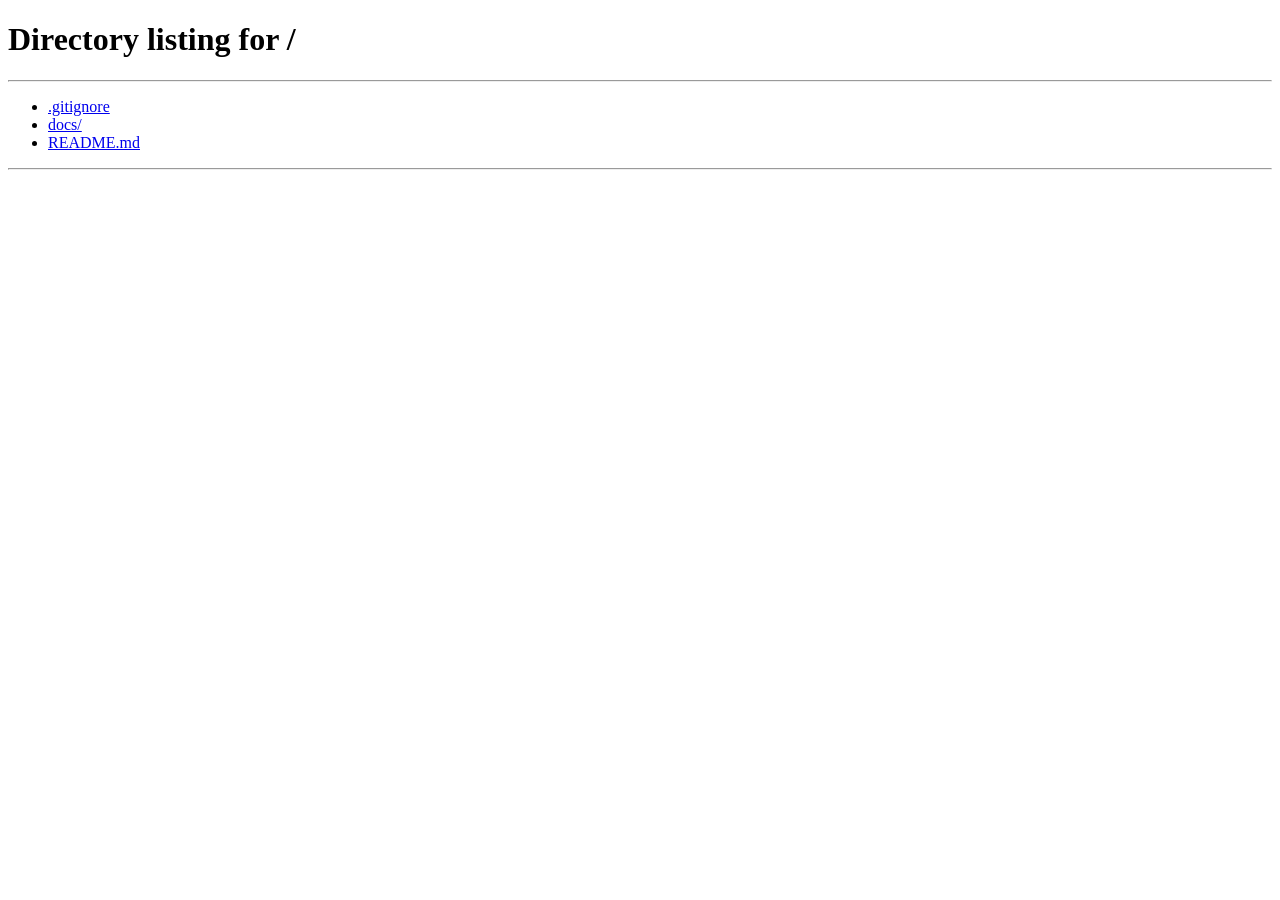
<file: docs/el-terruno/index.html>
<!DOCTYPE html>
<html lang="es"><head>
<meta charset="utf-8">
<meta name="viewport" content="width=device-width, initial-scale=1">
<title>González Fischer · El terruño</title>
<link rel="canonical" href="https://gonzalezfischer.com/">
<meta http-equiv="refresh" content="0; url=/#terruno">
<script>location.replace("/#terruno");</script>
<style>body{font-family:system-ui,sans-serif;margin:4rem auto;max-width:34rem;padding:0 1.5rem;line-height:1.6}</style>
</head>
<body>
<p>Esta página se ha movido. Si no se te redirige automáticamente, <a href="/#terruno">continúa aquí</a>.</p>
<p>This page has moved. If you are not redirected automatically, <a href="/#terruno">continue here</a>.</p>
</body></html>
</file>
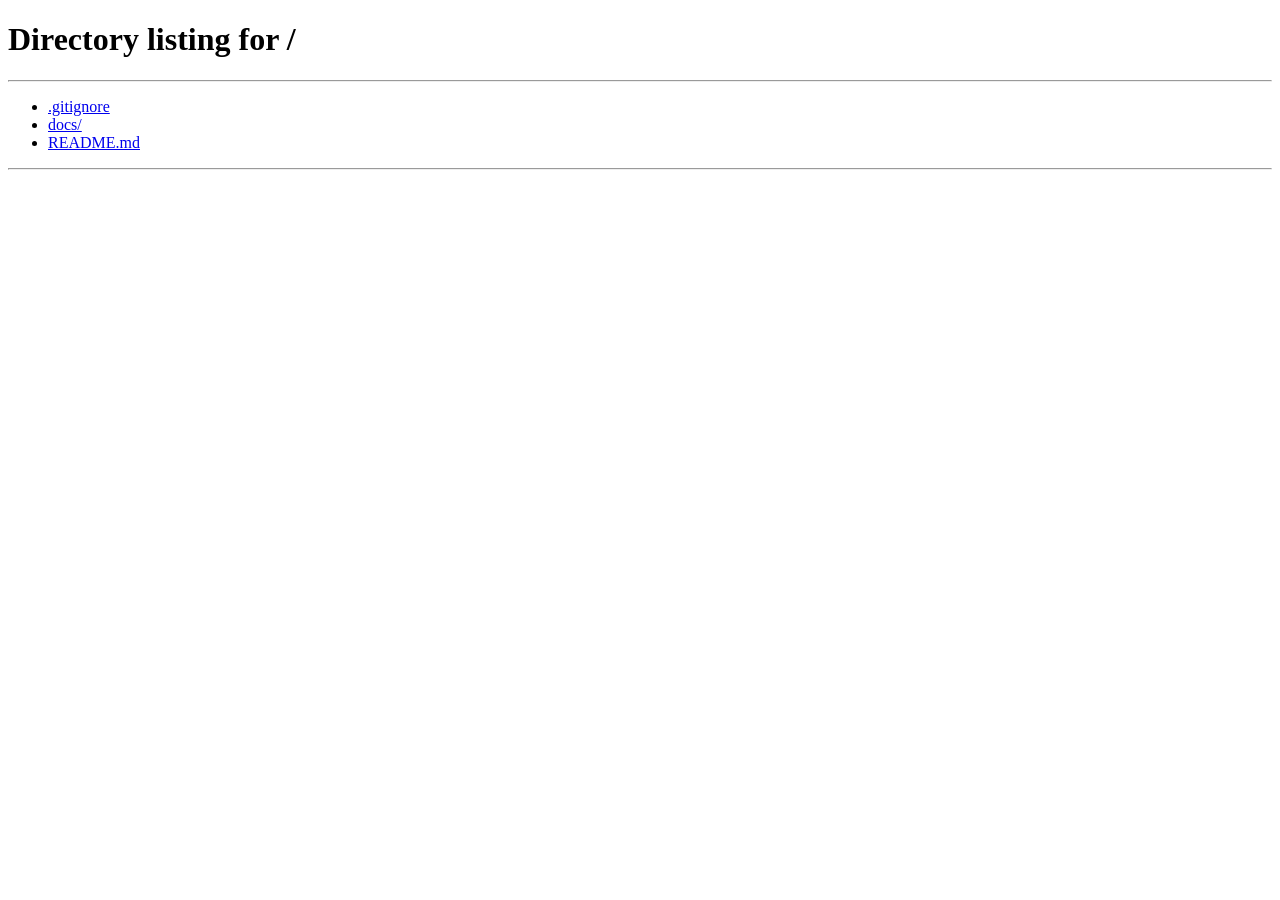
<file: docs/el-vino/index.html>
<!DOCTYPE html>
<html lang="es"><head>
<meta charset="utf-8">
<meta name="viewport" content="width=device-width, initial-scale=1">
<title>González Fischer · El oficio</title>
<link rel="canonical" href="https://gonzalezfischer.com/">
<meta http-equiv="refresh" content="0; url=/#vino">
<script>location.replace("/#vino");</script>
<style>body{font-family:system-ui,sans-serif;margin:4rem auto;max-width:34rem;padding:0 1.5rem;line-height:1.6}</style>
</head>
<body>
<p>Esta página se ha movido. Si no se te redirige automáticamente, <a href="/#vino">continúa aquí</a>.</p>
<p>This page has moved. If you are not redirected automatically, <a href="/#vino">continue here</a>.</p>
</body></html>
</file>
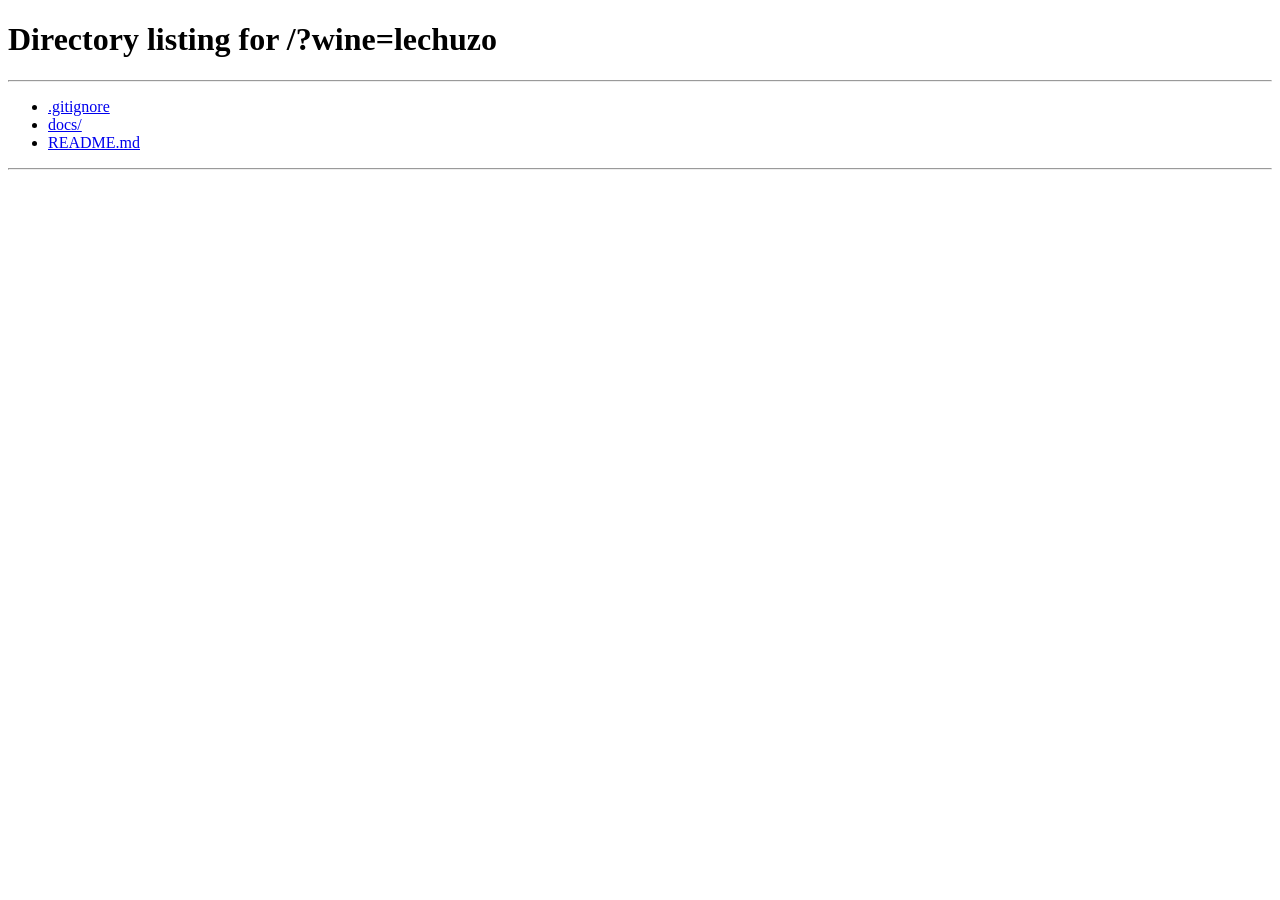
<file: docs/lechuzo-2022/index.html>
<!DOCTYPE html>
<html lang="es"><head>
<meta charset="utf-8">
<meta name="viewport" content="width=device-width, initial-scale=1">
<title>González Fischer · Lechuzo</title>
<link rel="canonical" href="https://gonzalezfischer.com/">
<meta http-equiv="refresh" content="0; url=/?wine=lechuzo">
<script>location.replace("/?wine=lechuzo");</script>
<style>body{font-family:system-ui,sans-serif;margin:4rem auto;max-width:34rem;padding:0 1.5rem;line-height:1.6}</style>
</head>
<body>
<p>Esta página se ha movido. Si no se te redirige automáticamente, <a href="/?wine=lechuzo">continúa aquí</a>.</p>
<p>This page has moved. If you are not redirected automatically, <a href="/?wine=lechuzo">continue here</a>.</p>
</body></html>
</file>
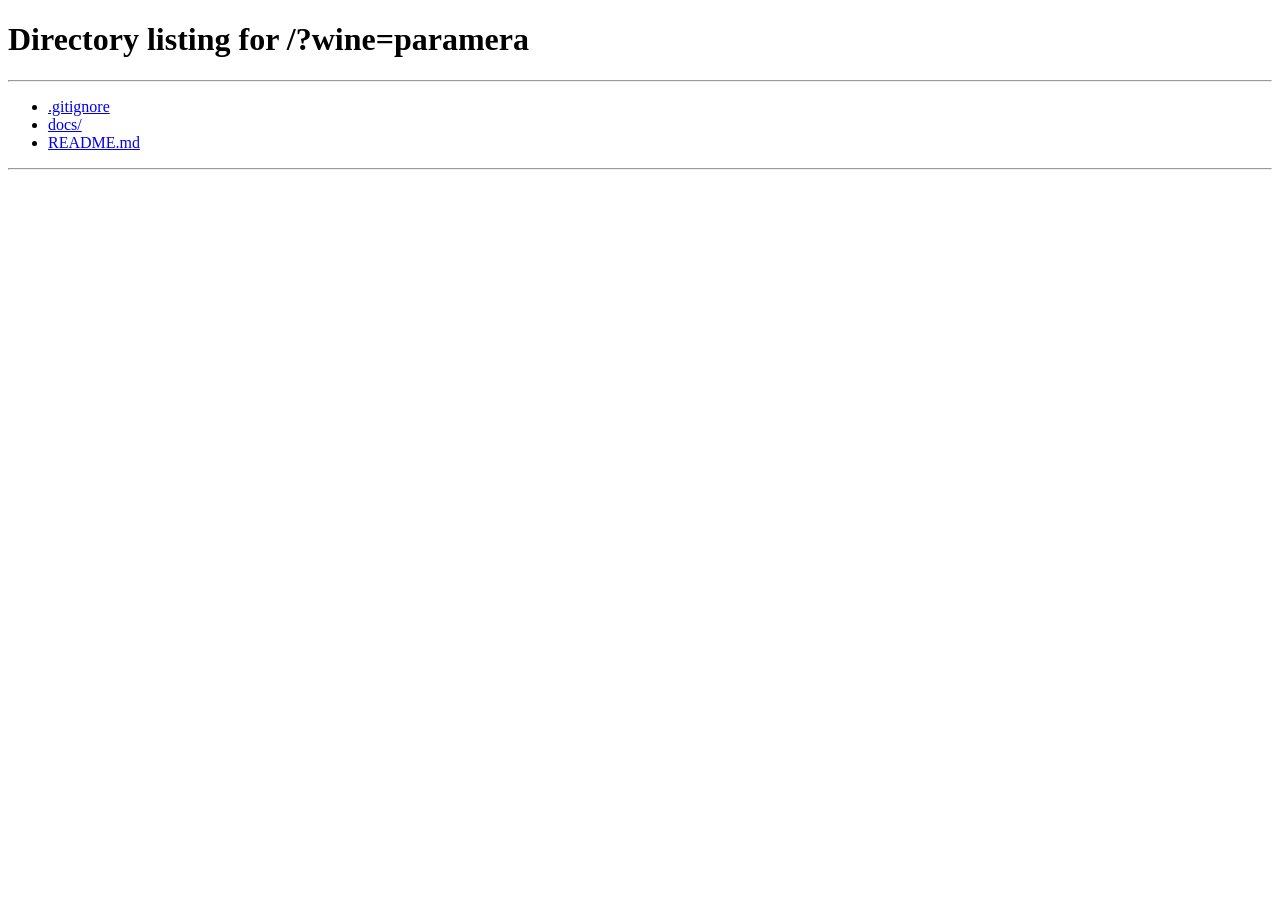
<file: docs/paramera-2019/index.html>
<!DOCTYPE html>
<html lang="es"><head>
<meta charset="utf-8">
<meta name="viewport" content="width=device-width, initial-scale=1">
<title>González Fischer · Paramera</title>
<link rel="canonical" href="https://gonzalezfischer.com/">
<meta http-equiv="refresh" content="0; url=/?wine=paramera">
<script>location.replace("/?wine=paramera");</script>
<style>body{font-family:system-ui,sans-serif;margin:4rem auto;max-width:34rem;padding:0 1.5rem;line-height:1.6}</style>
</head>
<body>
<p>Esta página se ha movido. Si no se te redirige automáticamente, <a href="/?wine=paramera">continúa aquí</a>.</p>
<p>This page has moved. If you are not redirected automatically, <a href="/?wine=paramera">continue here</a>.</p>
</body></html>
</file>
<file: docs/colors_and_type.css>
/* ==========================================================================
   González & Fischer — Colors and Type  (v2 · Rationalist)
   A neutral, photography-driven system. One typeface. Cool neutrals.
   The wine labels live on their own; they speak to the system through the
   photographs, never through shared fonts.
   ========================================================================== */

/* ---------- Webfont ----------
   One humanist grotesque for the entire web/graphics system: headings, body,
   UI, captions. No serif anywhere on the web — that's deliberate. The labels
   keep their own (commercial) typography on the bottle; the system stays quiet.

     System face   →  Inter        (free Söhne / humanist-grotesque stand-in)
     Data / meta   →  JetBrains Mono (lot numbers, fine print, tabular figures)

   If you license Söhne (or similar), set --font-sans to it and keep Inter as
   the fallback.
-------------------------------------------------------------------- */
@import url('https://fonts.googleapis.com/css2?family=Inter:ital,opsz,wght@0,14..32,300..700;1,14..32,300..600&family=JetBrains+Mono:wght@400;500&display=swap');

:root {
  /* --- Raw palette: cool neutrals + one reserved ink-blue accent ----------
     The system is near-monochrome. Backgrounds are cool bone / true-neutral
     grey. The single accent is a desaturated ink blue, used sparingly for
     commerce and interactive states only.
  ----------------------------------------------------------------------- */
  --gf-ink:        #16181b;  /* cool near-black — type, overlays */
  --gf-ink-soft:  #2a2d31;   /* secondary text, subheads */
  --gf-graphite:  #4a4e54;   /* body text */
  --gf-stone:     #656a70;   /* meta, captions — AA 4.5:1 on paper/white */
  --gf-mist:      #b2b5ba;   /* placeholders, disabled */

  --gf-paper:     #f2f3f2;   /* primary surface — cool bone white */
  --gf-paper-2:   #e7e9e8;   /* alt surface, cool grey */
  --gf-bone:      #f9faf9;   /* lightest — cards on paper */
  --gf-white:     #ffffff;   /* pure white — header strip, label backs */

  --gf-blue:      #34465d;   /* reserved accent — ink blue */
  --gf-blue-hover:#26323f;

  /* --- Semantic ---------------------------------------------------------- */
  --fg-1: var(--gf-ink);        /* headings, primary body */
  --fg-2: var(--gf-ink-soft);   /* subheads, leads */
  --fg-3: var(--gf-graphite);   /* body text */
  --fg-4: var(--gf-stone);      /* meta, captions */
  --fg-5: var(--gf-mist);       /* placeholders, disabled */
  --fg-inv: var(--gf-paper);    /* text on dark / on photography */

  --bg-1: var(--gf-paper);      /* page default */
  --bg-2: var(--gf-bone);       /* cards, quiet surfaces */
  --bg-3: var(--gf-paper-2);    /* alt sections */
  --bg-white: var(--gf-white);  /* headers, label backs */
  --bg-dark: var(--gf-ink);     /* photo backdrop, footer */

  --accent: var(--gf-blue);
  --accent-hover: var(--gf-blue-hover);

  --rule:        rgba(22,24,27,0.12);   /* hairline divider */
  --rule-strong: rgba(22,24,27,0.30);   /* stronger rule */

  /* --- Typography — ONE family ------------------------------------------- */
  --font-sans:   'Inter', -apple-system, BlinkMacSystemFont, 'Helvetica Neue', Arial, sans-serif;
  --font-mono:   'JetBrains Mono', ui-monospace, Menlo, monospace;
  /* Back-compat: anything still asking for --font-serif gets the sans.
     There is no serif in the web system by design. */
  --font-serif:  var(--font-sans);

  /* Modular scale — fluid, rooted at 16px */
  --step--1: clamp(0.78rem, 0.76rem + 0.1vw, 0.82rem); /* @kind other */
  --step-0:  clamp(0.95rem, 0.92rem + 0.15vw, 1.0rem); /* @kind other */
  --step-1:  clamp(1.1rem,  1.05rem + 0.3vw, 1.25rem); /* @kind other */
  --step-2:  clamp(1.3rem,  1.2rem + 0.5vw,  1.55rem); /* @kind other */
  --step-3:  clamp(1.6rem,  1.4rem + 1vw,    2.1rem); /* @kind other */
  --step-4:  clamp(2.05rem, 1.7rem + 1.9vw,  3.0rem); /* @kind other */
  --step-5:  clamp(2.6rem,  2.0rem + 3.2vw,  4.2rem); /* @kind other */
  --step-6:  clamp(3.1rem,  2.3rem + 4.4vw,  5.6rem); /* @kind other */

  /* --- Spacing (4px grid) ------------------------------------------------ */
  --space-1: 0.25rem;
  --space-2: 0.5rem;
  --space-3: 0.75rem;
  --space-4: 1rem;
  --space-5: 1.5rem;
  --space-6: 2rem;
  --space-7: 3rem;
  --space-8: 4.5rem;
  --space-9: 6.5rem;
  --space-10: 9rem;

  /* --- Radii — none. The system is rectangular and rational. ------------- */
  --radius-0: 0;
  --radius-1: 2px;
  --radius-2: 3px;
  --radius-pill: 999px;

  /* --- Shadows — rare and soft ------------------------------------------- */
  --shadow-1: 0 1px 2px rgba(22, 24, 27, 0.05);
  --shadow-2: 0 2px 16px rgba(22, 24, 27, 0.07), 0 1px 2px rgba(22, 24, 27, 0.04);
  --shadow-photo: 0 24px 60px -24px rgba(22, 24, 27, 0.32);

  /* --- Motion ------------------------------------------------------------ */
  --ease-out: cubic-bezier(0.22, 0.61, 0.36, 1); /* @kind other */
  --ease-in-out: cubic-bezier(0.5, 0, 0.3, 1); /* @kind other */
  --dur-fast: 150ms; /* @kind other */
  --dur: 280ms; /* @kind other */
  --dur-slow: 600ms; /* @kind other */

  /* --- Layout ------------------------------------------------------------ */
  --measure: 66ch; /* @kind other */
  --container: 1240px; /* @kind spacing */
  --container-narrow: 760px; /* @kind spacing */
  --gutter: clamp(1.25rem, 3vw, 2.5rem); /* @kind spacing */
}

/* ==========================================================================
   Base elements — rationalist, single family. Hierarchy comes from scale,
   weight and spacing, not from contrasting typefaces.
   ========================================================================== */

html { color: var(--fg-1); background: var(--bg-1); font-family: var(--font-sans); font-size: 16px; }
body { margin: 0; line-height: 1.6; font-size: var(--step-0); -webkit-font-smoothing: antialiased; text-rendering: optimizeLegibility; }

/* --- Headings: sans, medium-bold, tight tracking ------------------------- */
h1, .h1 {
  font-family: var(--font-sans);
  font-weight: 600;
  font-size: var(--step-6);
  line-height: 1.02;
  letter-spacing: -0.025em;
  margin: 0 0 var(--space-5);
  color: var(--fg-1);
  text-wrap: balance;
}
h2, .h2 {
  font-family: var(--font-sans);
  font-weight: 600;
  font-size: var(--step-4);
  line-height: 1.08;
  letter-spacing: -0.022em;
  margin: 0 0 var(--space-4);
  text-wrap: balance;
}
h3, .h3 {
  font-family: var(--font-sans);
  font-weight: 500;
  font-size: var(--step-3);
  line-height: 1.18;
  letter-spacing: -0.018em;
  margin: 0 0 var(--space-3);
}
h4, .h4 {
  font-family: var(--font-sans);
  font-weight: 600;
  font-size: var(--step-1);
  line-height: 1.3;
  letter-spacing: -0.01em;
  margin: 0 0 var(--space-3);
  color: var(--fg-1);
}

/* --- Eyebrow — uppercase, tracked, for structure ------------------------- */
.eyebrow, .overline {
  font-family: var(--font-sans);
  font-size: 0.72rem;
  font-weight: 500;
  letter-spacing: 0.16em;
  text-transform: uppercase;
  color: var(--fg-3);
}

/* --- Body paragraphs ----------------------------------------------------- */
p { margin: 0 0 var(--space-4); max-width: var(--measure); text-wrap: pretty; color: var(--fg-3); }

.lead {
  font-family: var(--font-sans);
  font-size: var(--step-2);
  font-style: normal;
  font-weight: 400;
  line-height: 1.45;
  letter-spacing: -0.012em;
  color: var(--fg-2);
  max-width: 54ch;
}

.small { font-size: var(--step--1); color: var(--fg-4); }

/* --- Tagline / motto — all-caps, tracked. The system's one signature line. */
.tagline {
  font-family: var(--font-sans);
  font-style: normal;
  font-weight: 500;
  letter-spacing: 0.3em;
  text-indent: 0.3em;
  text-transform: uppercase;
  color: var(--fg-inv);
}

/* --- Quote — large sans, light, tight. Not italic. ----------------------- */
blockquote {
  font-family: var(--font-sans);
  font-size: var(--step-3);
  font-style: normal;
  font-weight: 400;
  line-height: 1.32;
  letter-spacing: -0.02em;
  color: var(--fg-1);
  margin: var(--space-6) 0;
  padding-left: var(--space-5);
  border-left: 2px solid var(--rule-strong);
  max-width: 50ch;
}
blockquote cite {
  display: block;
  margin-top: var(--space-3);
  font-family: var(--font-sans);
  font-size: var(--step--1);
  font-style: normal;
  font-weight: 500;
  letter-spacing: 0.14em;
  text-transform: uppercase;
  color: var(--fg-4);
}

/* --- Links — quiet, hairline underline ----------------------------------- */
a { color: var(--fg-1); text-decoration: none; border-bottom: 1px solid var(--rule); transition: border-color var(--dur-fast) var(--ease-out), color var(--dur-fast) var(--ease-out); }
a:hover { border-color: var(--fg-1); color: var(--accent); }

/* --- Code / mono --------------------------------------------------------- */
code, kbd, samp {
  font-family: var(--font-mono);
  font-size: 0.88em;
  background: var(--bg-2);
  padding: 0.08em 0.35em;
  border-radius: var(--radius-1);
  color: var(--fg-1);
}
pre { font-family: var(--font-mono); font-size: 0.9em; line-height: 1.55; background: var(--bg-2); padding: var(--space-4); border-left: 2px solid var(--accent); overflow: auto; }

/* --- Divider ------------------------------------------------------------- */
hr { border: 0; border-top: 1px solid var(--rule); margin: var(--space-7) 0; }

::selection { background: var(--gf-blue); color: var(--gf-paper); }
:focus-visible { outline: 2px solid var(--accent); outline-offset: 3px; }

/* --- Tabular figures helper (rationalist tables, prices, stats) --------- */
.tnum { font-feature-settings: "tnum" 1; font-variant-numeric: tabular-nums; }

/* --- Utility wrappers ----------------------------------------------------- */
.container       { max-width: var(--container); margin-inline: auto; padding-inline: var(--gutter); }
.container--narrow { max-width: var(--container-narrow); margin-inline: auto; padding-inline: var(--gutter); }
.rule            { border-top: 1px solid var(--rule); }
.rule--strong    { border-top: 1px solid var(--rule-strong); }

/* --- Caption / image credit ---------------------------------------------- */
.caption {
  font-family: var(--font-sans);
  font-size: var(--step--1);
  color: var(--fg-4);
  letter-spacing: 0.01em;
  margin-top: var(--space-2);
}
.caption--credit {
  font-family: var(--font-mono);
  font-size: 0.68rem;
  text-transform: uppercase;
  letter-spacing: 0.16em;
  color: var(--fg-4);
}
</file>
